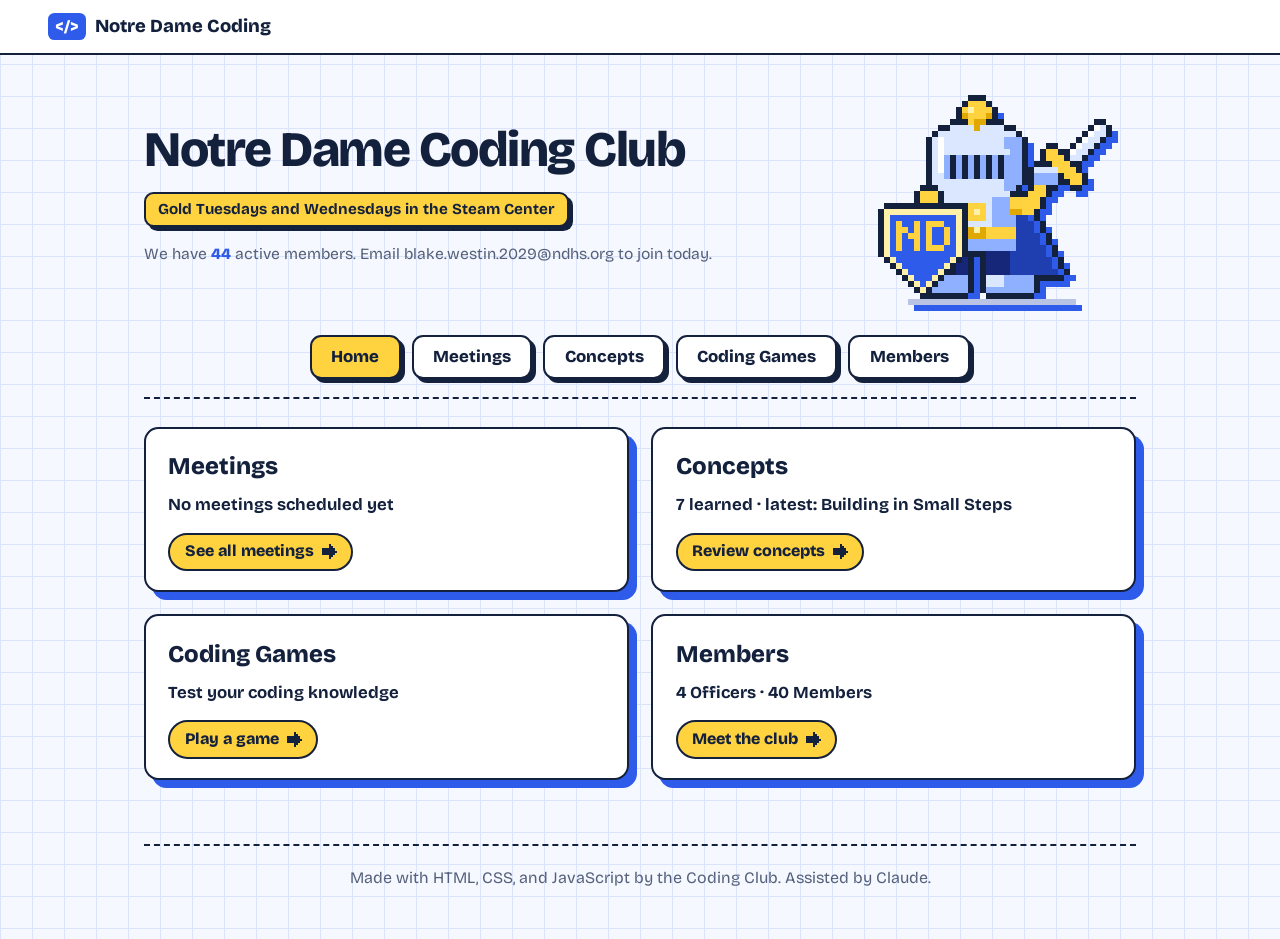
<file: index.html>
<!DOCTYPE html>
<html lang="en">
<head>
  <meta charset="utf-8">
  <meta name="viewport" content="width=device-width, initial-scale=1">
  <title>Coding Club</title>
  <meta name="description" content="Our school's coding club. Built by its members.">
  <link rel="preconnect" href="https://fonts.googleapis.com">
  <link rel="preconnect" href="https://fonts.gstatic.com" crossorigin>
  <link href="https://fonts.googleapis.com/css2?family=Bricolage+Grotesque:opsz,wght@12..96,400;12..96,600;12..96,800&display=swap" rel="stylesheet">
  <link rel="icon" href="data:image/svg+xml,<svg xmlns=%22http://www.w3.org/2000/svg%22 viewBox=%220 0 100 100%22><text y=%22.9em%22 font-size=%2290%22>💻</text></svg>">
  <link rel="stylesheet" href="style.css">
  <link rel="stylesheet" href="games.css">
</head>
<body>
  <header class="top">
    <a class="brand" href="#home">Coding Club</a>
  </header>

  <main>
    <section class="hero">
      <div class="hero-text">
        <h1>Notre Dame Coding Club</h1>
        <p class="when" id="when"></p>
        <p class="join">We have <span id="member-count">many</span> active members. Email blake.westin.2029@ndhs.org to join today.</p>
      </div>
      <!-- Club mascot: pixel-art knight (4:3) -->
      <svg class="mascot" viewBox="0 0 48 36" shape-rendering="crispEdges" role="img" aria-label="Pixel-art knight raising a sword and holding a shield, the club mascot">
        <path fill="#14213d" d="M20 0h3v1h-3zM19 1h1v1h-1zM23 1h1v1h-1zM18 2h1v1h-1zM24 2h1v1h-1zM18 3h1v1h-1zM24 3h1v1h-1zM17 4h3v1h-3zM23 4h3v1h-3zM41 4h2v1h-2zM15 5h2v1h-2zM26 5h2v1h-2zM40 5h1v1h-1zM43 5h1v1h-1zM14 6h1v1h-1zM28 6h1v1h-1zM39 6h1v1h-1zM43 6h1v1h-1zM13 7h1v1h-1zM29 7h1v1h-1zM38 7h1v1h-1zM42 7h1v1h-1zM13 8h1v1h-1zM29 8h1v1h-1zM33 8h2v1h-2zM37 8h1v1h-1zM41 8h1v1h-1zM13 9h1v1h-1zM29 9h1v1h-1zM32 9h1v1h-1zM35 9h2v1h-2zM40 9h1v1h-1zM13 10h1v1h-1zM17 10h1v1h-1zM19 10h1v1h-1zM21 10h1v1h-1zM23 10h1v1h-1zM25 10h1v1h-1zM29 10h1v1h-1zM32 10h1v1h-1zM36 10h1v1h-1zM39 10h1v1h-1zM13 11h1v1h-1zM17 11h1v1h-1zM19 11h1v1h-1zM21 11h1v1h-1zM23 11h1v1h-1zM25 11h1v1h-1zM29 11h1v1h-1zM31 11h3v1h-3zM37 11h2v1h-2zM13 12h1v1h-1zM17 12h1v1h-1zM19 12h1v1h-1zM21 12h1v1h-1zM23 12h1v1h-1zM25 12h1v1h-1zM29 12h2v1h-2zM38 12h1v1h-1zM13 13h1v1h-1zM17 13h1v1h-1zM19 13h1v1h-1zM21 13h1v1h-1zM23 13h1v1h-1zM25 13h1v1h-1zM29 13h2v1h-2zM35 13h1v1h-1zM39 13h1v1h-1zM13 14h1v1h-1zM29 14h2v1h-2zM35 14h2v1h-2zM39 14h1v1h-1zM12 15h3v1h-3zM28 15h1v1h-1zM30 15h1v1h-1zM33 15h2v1h-2zM37 15h2v1h-2zM11 16h1v1h-1zM15 16h1v1h-1zM27 16h3v1h-3zM33 16h1v1h-1zM11 17h1v1h-1zM15 17h1v1h-1zM32 17h1v1h-1zM6 18h14v1h-14zM32 18h1v1h-1zM5 19h1v1h-1zM19 19h1v1h-1zM31 19h1v1h-1zM5 20h1v1h-1zM19 20h1v1h-1zM31 20h1v1h-1zM5 21h1v1h-1zM19 21h1v1h-1zM32 21h1v1h-1zM5 22h1v1h-1zM19 22h1v1h-1zM32 22h1v1h-1zM5 23h1v1h-1zM19 23h1v1h-1zM33 23h1v1h-1zM5 24h1v1h-1zM19 24h1v1h-1zM33 24h1v1h-1zM5 25h1v1h-1zM19 25h1v1h-1zM34 25h1v1h-1zM5 26h1v1h-1zM19 26h4v1h-4zM34 26h1v1h-1zM6 27h1v1h-1zM18 27h1v1h-1zM20 27h1v1h-1zM22 27h1v1h-1zM35 27h1v1h-1zM7 28h1v1h-1zM17 28h1v1h-1zM20 28h1v1h-1zM22 28h1v1h-1zM35 28h1v1h-1zM8 29h1v1h-1zM16 29h2v1h-2zM20 29h1v1h-1zM22 29h1v1h-1zM36 29h1v1h-1zM9 30h1v1h-1zM15 30h1v1h-1zM20 30h1v1h-1zM22 30h1v1h-1zM31 30h5v1h-5zM10 31h1v1h-1zM14 31h1v1h-1zM20 31h1v1h-1zM22 31h1v1h-1zM31 31h1v1h-1zM11 32h1v1h-1zM13 32h1v1h-1zM20 32h1v1h-1zM22 32h1v1h-1zM31 32h1v1h-1zM12 33h8v1h-8zM23 33h8v1h-8z"/><path fill="#ffd23f" d="M20 1h3v1h-3zM19 2h1v1h-1zM21 2h3v1h-3zM20 3h3v1h-3zM20 4h1v1h-1zM33 9h2v1h-2zM33 10h3v1h-3zM34 11h3v1h-3zM35 12h3v1h-3zM36 13h3v1h-3zM37 14h2v1h-2zM31 15h2v1h-2zM12 16h3v1h-3zM30 16h3v1h-3zM12 17h3v1h-3zM27 17h5v1h-5zM20 18h3v1h-3zM27 18h5v1h-5zM20 19h1v1h-1zM22 19h1v1h-1zM29 19h2v1h-2zM20 20h3v1h-3zM8 21h1v1h-1zM11 21h1v1h-1zM13 21h3v1h-3zM8 22h2v1h-2zM11 22h1v1h-1zM13 22h1v1h-1zM16 22h1v1h-1zM23 22h5v1h-5zM8 23h1v1h-1zM10 23h2v1h-2zM13 23h1v1h-1zM16 23h1v1h-1zM23 23h5v1h-5zM8 24h1v1h-1zM11 24h1v1h-1zM13 24h1v1h-1zM16 24h1v1h-1zM8 25h1v1h-1zM11 25h1v1h-1zM13 25h3v1h-3z"/><path fill="#fff1a8" d="M20 2h1v1h-1zM6 19h13v1h-13zM21 19h1v1h-1zM6 20h1v1h-1zM18 20h1v1h-1zM6 21h1v1h-1zM18 21h1v1h-1zM6 22h1v1h-1zM18 22h1v1h-1zM21 22h1v1h-1zM6 23h1v1h-1zM18 23h1v1h-1zM6 24h1v1h-1zM18 24h1v1h-1zM6 25h1v1h-1zM18 25h1v1h-1zM6 26h1v1h-1zM18 26h1v1h-1zM7 27h1v1h-1zM17 27h1v1h-1zM8 28h1v1h-1zM16 28h1v1h-1zM9 29h1v1h-1zM15 29h1v1h-1zM10 30h1v1h-1zM14 30h1v1h-1zM11 31h1v1h-1zM13 31h1v1h-1zM12 32h1v1h-1z"/><path fill="#e0a800" d="M19 3h1v1h-1zM23 3h1v1h-1zM21 4h2v1h-2zM21 5h1v1h-1zM27 19h2v1h-2zM20 22h1v1h-1zM22 22h1v1h-1zM20 23h3v1h-3z"/><path fill="#dbe6ff" d="M17 5h4v1h-4zM22 5h4v1h-4zM42 5h1v1h-1zM15 6h13v1h-13zM41 6h2v1h-2zM14 7h1v1h-1zM16 7h10v1h-10zM40 7h2v1h-2zM14 8h1v1h-1zM16 8h10v1h-10zM39 8h2v1h-2zM14 9h1v1h-1zM16 9h11v1h-11zM38 9h2v1h-2zM14 10h1v1h-1zM37 10h2v1h-2zM14 11h1v1h-1zM14 12h1v1h-1zM31 12h4v1h-4zM14 13h2v1h-2zM14 14h12v1h-12zM15 15h11v1h-11zM16 16h11v1h-11zM16 17h8v1h-8zM23 18h1v1h-1zM23 19h1v1h-1zM23 20h1v1h-1zM20 21h4v1h-4zM23 30h3v1h-3zM23 31h3v1h-3z"/><path fill="#ffffff" d="M41 5h1v1h-1zM40 6h1v1h-1zM15 7h1v1h-1zM39 7h1v1h-1zM15 8h1v1h-1zM38 8h1v1h-1zM15 9h1v1h-1zM37 9h1v1h-1zM15 10h1v1h-1zM15 11h1v1h-1zM15 12h1v1h-1z"/><path fill="#8fb0ff" d="M26 7h3v1h-3zM26 8h3v1h-3zM27 9h2v1h-2zM16 10h1v1h-1zM18 10h1v1h-1zM20 10h1v1h-1zM22 10h1v1h-1zM24 10h1v1h-1zM26 10h3v1h-3zM16 11h1v1h-1zM18 11h1v1h-1zM20 11h1v1h-1zM22 11h1v1h-1zM24 11h1v1h-1zM26 11h3v1h-3zM16 12h1v1h-1zM18 12h1v1h-1zM20 12h1v1h-1zM22 12h1v1h-1zM24 12h1v1h-1zM26 12h3v1h-3zM16 13h1v1h-1zM18 13h1v1h-1zM20 13h1v1h-1zM22 13h1v1h-1zM24 13h1v1h-1zM26 13h3v1h-3zM31 13h4v1h-4zM26 14h3v1h-3zM31 14h4v1h-4zM26 15h2v1h-2zM24 17h3v1h-3zM24 18h3v1h-3zM24 19h3v1h-3zM24 20h4v1h-4zM24 21h4v1h-4zM20 24h8v1h-8zM20 25h8v1h-8zM16 30h4v1h-4zM26 30h5v1h-5zM15 31h5v1h-5zM26 31h5v1h-5zM14 32h6v1h-6zM23 32h8v1h-8z"/><path fill="#2f5bea" d="M7 20h11v1h-11zM30 20h1v1h-1zM7 21h1v1h-1zM9 21h2v1h-2zM12 21h1v1h-1zM16 21h2v1h-2zM31 21h1v1h-1zM7 22h1v1h-1zM10 22h1v1h-1zM12 22h1v1h-1zM14 22h2v1h-2zM17 22h1v1h-1zM31 22h1v1h-1zM7 23h1v1h-1zM9 23h1v1h-1zM12 23h1v1h-1zM14 23h2v1h-2zM17 23h1v1h-1zM32 23h1v1h-1zM7 24h1v1h-1zM9 24h2v1h-2zM12 24h1v1h-1zM14 24h2v1h-2zM17 24h1v1h-1zM32 24h1v1h-1zM7 25h1v1h-1zM9 25h2v1h-2zM12 25h1v1h-1zM16 25h2v1h-2zM33 25h1v1h-1zM7 26h11v1h-11zM33 26h1v1h-1zM8 27h9v1h-9zM34 27h1v1h-1zM9 28h7v1h-7zM34 28h1v1h-1zM10 29h5v1h-5zM35 29h1v1h-1zM11 30h3v1h-3zM12 31h1v1h-1z"/><path fill="#1f3fb0" d="M28 20h2v1h-2zM28 21h3v1h-3zM28 22h3v1h-3zM28 23h4v1h-4zM28 24h4v1h-4zM28 25h5v1h-5zM27 26h6v1h-6zM27 27h7v1h-7zM27 28h7v1h-7zM27 29h8v1h-8z"/><path fill="#16277a" d="M23 26h4v1h-4zM19 27h1v1h-1zM23 27h4v1h-4zM18 28h2v1h-2zM23 28h4v1h-4zM18 29h2v1h-2zM23 29h4v1h-4z"/><path fill="#b9c4e4" d="M10 34h28v1h-28z"/>
      </svg>
      <!-- <img src="images/athletics_monogram1-removebg-preview.png" alt="Club members at a meeting" class="hero-img"> -->
    </section>

    <!-- Tabs: script.js shows one section at a time. Links like #games open that tab. -->
    <div class="tabbar" role="tablist" aria-label="Sections">
      <button type="button" role="tab" id="tab-home" data-tab="home" aria-controls="home">Home</button>
      <button type="button" role="tab" id="tab-meetings" data-tab="meetings" aria-controls="meetings">Meetings</button>
      <button type="button" role="tab" id="tab-concepts" data-tab="concepts" aria-controls="concepts">Concepts</button>
      <button type="button" role="tab" id="tab-games" data-tab="games" aria-controls="games">Coding Games</button>
      <button type="button" role="tab" id="tab-members" data-tab="members" aria-controls="members">Members</button>
    </div>

    <section id="home" role="tabpanel" aria-labelledby="tab-home">
      <!-- Preview cards, built by script.js from data.js -->
      <div class="home-cards" id="home-cards"></div>
    </section>

    <section id="meetings" role="tabpanel" aria-labelledby="meetings-h">
      <h2 id="meetings-h">Meetings</h2>
      <ul class="meetings" id="meeting-list"></ul>
    </section>

    <section id="concepts" role="tabpanel" aria-labelledby="concepts-h">
      <h2 id="concepts-h">Concepts</h2>
      <!-- Built from the "concept" and "learned" lines on each meeting in data.js -->
      <ul class="concept-list" id="concept-list"></ul>
    </section>

    <section id="games" role="tabpanel" aria-labelledby="games-h">
      <h2 id="games-h">Coding Games</h2>

      <!-- To add a new game later, copy a whole .game block and give it its own part of games.js. -->

      <!-- ===== Booleans ===== -->
      <div class="game">
        <div id="bool-idle" class="game-row">
          <h3 class="game-title">Booleans:</h3>
          <button type="button" class="btn" id="bool-start">Practice</button>
        </div>

        <!-- Pick a difficulty (goes away once you choose) -->
        <div id="bool-pick" hidden>
          <p class="game-ask">Select a difficulty</p>
          <div class="diff-row">
            <button type="button" class="btn diff-easy" data-diff="easy">Easy</button>
            <button type="button" class="btn diff-normal" data-diff="normal">Normal</button>
            <button type="button" class="btn diff-medium" data-diff="medium">Medium</button>
            <button type="button" class="btn diff-hard" data-diff="hard">Hard</button>
            <button type="button" class="btn btn-ghost" id="bool-cancel">Back</button>
          </div>
          <label class="toggle">
            <input type="checkbox" id="bool-numbers" role="switch" checked>
            <span class="track"></span>
            <span>Number Booleans</span>
          </label>
        </div>

        <!-- The game -->
        <div id="bool-play" hidden>
          <div class="game-row">
            <div class="expr" id="bool-expr" aria-live="polite"></div>
            <div class="answers">
              <button type="button" class="ans" id="bool-true">True</button>
              <button type="button" class="ans" id="bool-false">False</button>
            </div>
          </div>
          <div class="timer" id="bool-timer" hidden><div class="timer-fill" id="bool-timer-fill"></div></div>
          <div class="bar">
            <span class="badge" id="bool-badge"></span>
            <button type="button" class="btn btn-explain" id="bool-explain">Explain</button>
            <button type="button" class="btn" id="bool-next" hidden>Next question</button>
            <button type="button" class="btn btn-ghost" id="bool-stop">Stop</button>
            <span class="stats" id="bool-stats"></span>
          </div>
          <div class="explain-box" id="bool-box" hidden></div>
        </div>
      </div>

      <!-- ===== HTML Tags ===== -->
      <div class="game">
        <div id="tag-idle" class="game-row">
          <h3 class="game-title">HTML Tags:</h3>
          <button type="button" class="btn" id="tag-start">Practice</button>
        </div>

        <div id="tag-pick" hidden>
          <p class="game-ask">Select a difficulty</p>
          <div class="diff-row">
            <button type="button" class="btn diff-easy" data-diff="easy">Easy</button>
            <button type="button" class="btn diff-normal" data-diff="normal">Normal</button>
            <button type="button" class="btn diff-hard" data-diff="hard">Hard</button>
            <button type="button" class="btn btn-ghost" id="tag-cancel">Back</button>
          </div>
        </div>

        <div id="tag-play" hidden>
          <p class="game-ask">Which tag does this?</p>
          <div class="prompt" id="tag-prompt" aria-live="polite"></div>
          <div class="choices" id="tag-choices"></div>
          <div class="explain-box" id="tag-box" hidden></div>
          <div class="bar">
            <span class="badge" id="tag-badge"></span>
            <button type="button" class="btn" id="tag-next" hidden>Next question</button>
            <button type="button" class="btn btn-ghost" id="tag-stop">Stop</button>
            <span class="stats" id="tag-stats"></span>
          </div>
        </div>
      </div>

      <!-- ===== Flexbox ===== -->
      <div class="game">
        <div id="flex-idle" class="game-row">
          <h3 class="game-title">Flexbox:</h3>
          <button type="button" class="btn" id="flex-start">Practice</button>
        </div>

        <div id="flex-pick" hidden>
          <p class="game-ask">Select a difficulty</p>
          <div class="diff-row">
            <button type="button" class="btn diff-easy" data-diff="easy">Easy</button>
            <button type="button" class="btn diff-normal" data-diff="normal">Normal</button>
            <button type="button" class="btn diff-hard" data-diff="hard">Hard</button>
            <button type="button" class="btn btn-ghost" id="flex-cancel">Back</button>
          </div>
        </div>

        <div id="flex-play" hidden>
          <p class="game-ask" id="flex-ask"></p>
          <div class="boards" id="flex-boards">
            <div>
              <p class="board-label">Target</p>
              <div class="stage" id="flex-target"><span class="box">1</span><span class="box">2</span><span class="box">3</span></div>
            </div>
            <div id="flex-yours-wrap" hidden>
              <p class="board-label">Yours</p>
              <div class="stage" id="flex-yours"><span class="box">1</span><span class="box">2</span><span class="box">3</span></div>
            </div>
          </div>
          <!-- Easy and Normal: click a value to answer -->
          <div class="choices" id="flex-quick"></div>
          <!-- Hard: set both properties, then Submit -->
          <div id="flex-build" hidden>
            <div class="css-line" id="flex-css"></div>
            <div class="prop-row"><span class="prop-name">justify-content:</span><div class="choices" id="flex-j"></div></div>
            <div class="prop-row"><span class="prop-name">align-items:</span><div class="choices" id="flex-a"></div></div>
            <button type="button" class="btn submit" id="flex-submit">Submit</button>
          </div>
          <div class="explain-box" id="flex-box" hidden></div>
          <div class="bar">
            <span class="badge" id="flex-badge"></span>
            <button type="button" class="btn" id="flex-next" hidden>Next question</button>
            <button type="button" class="btn btn-ghost" id="flex-stop">Stop</button>
            <span class="stats" id="flex-stats"></span>
          </div>
        </div>
      </div>
    </section>

    <section id="members" role="tabpanel" aria-labelledby="members-h">
      <h2 id="members-h">Members</h2>
      <ul class="wall" id="member-list"></ul>
    </section>
  </main>

  <footer>
  <p>Made with HTML, CSS, and JavaScript by the Coding Club. Assisted by Claude.</p>
  </footer>

  <script src="data.js"></script>
  <script src="script.js"></script>
  <script src="games.js"></script>
</body>
</html>
</file>
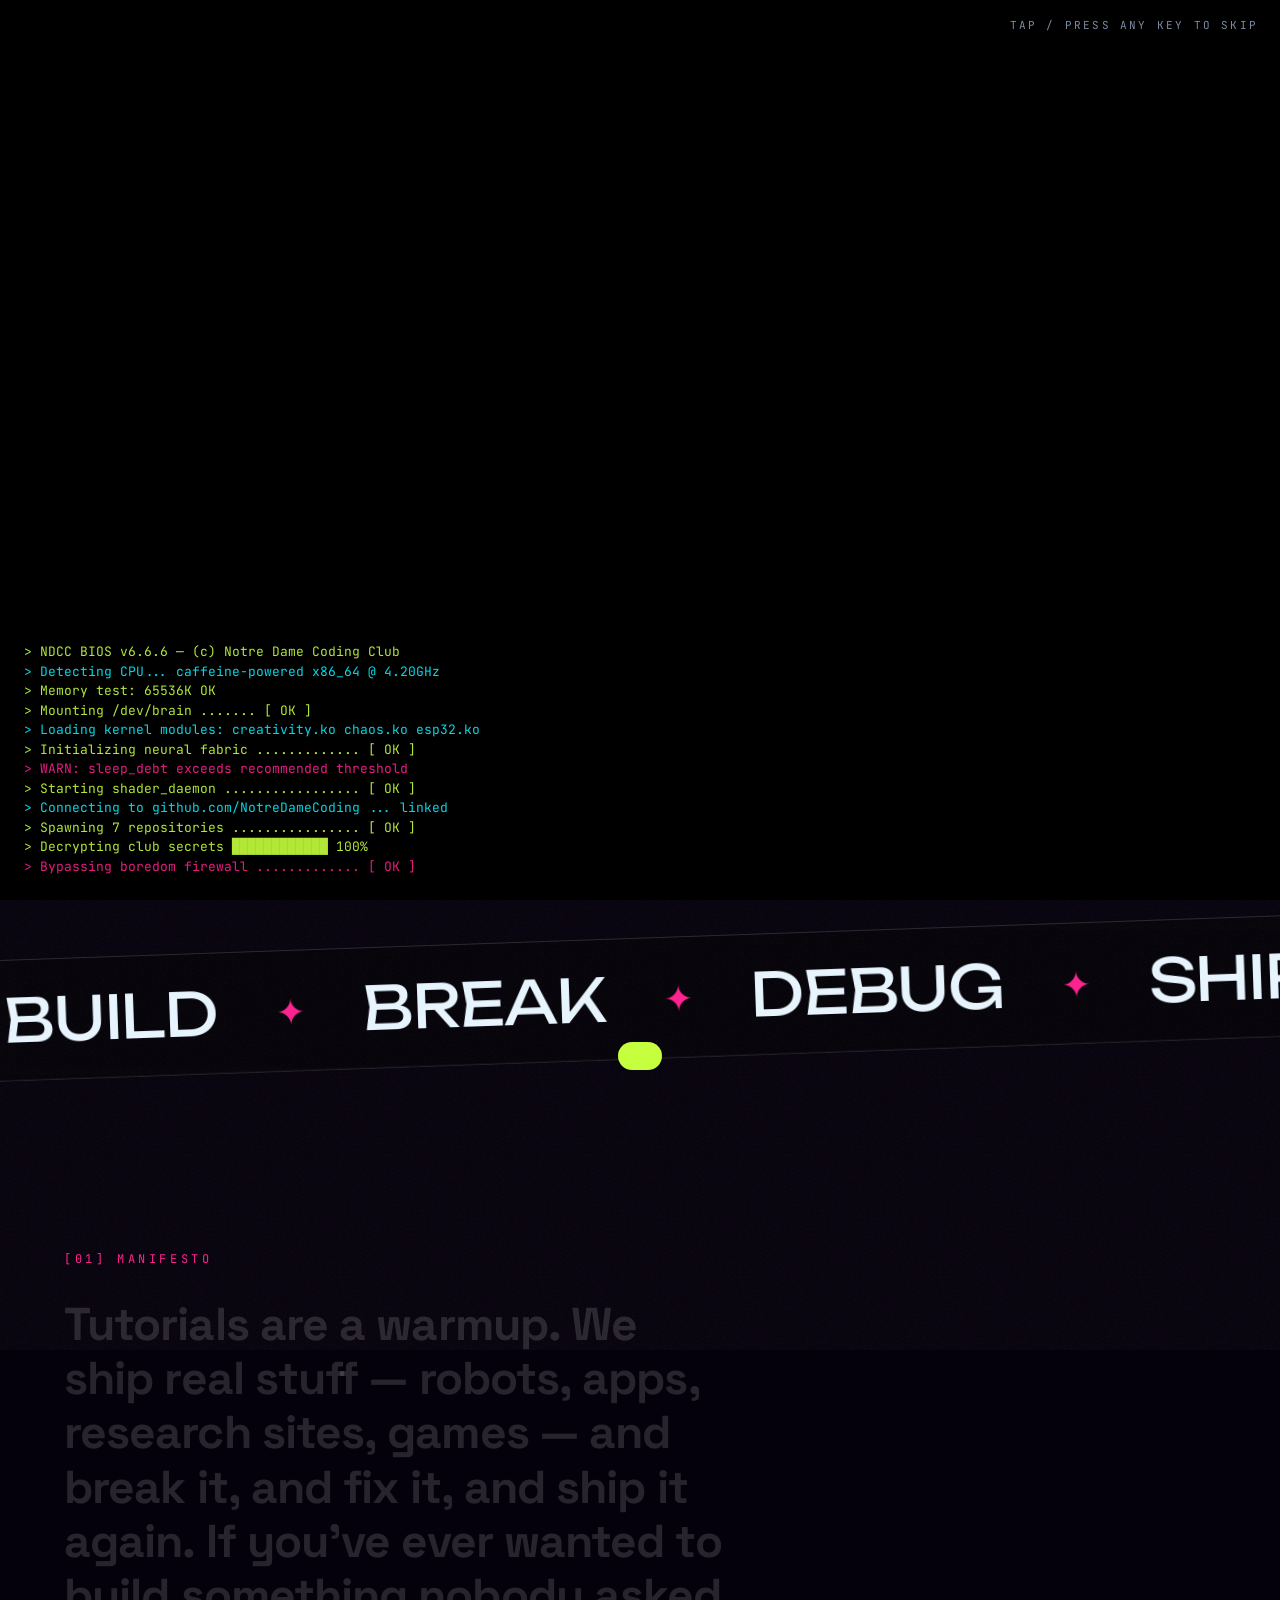
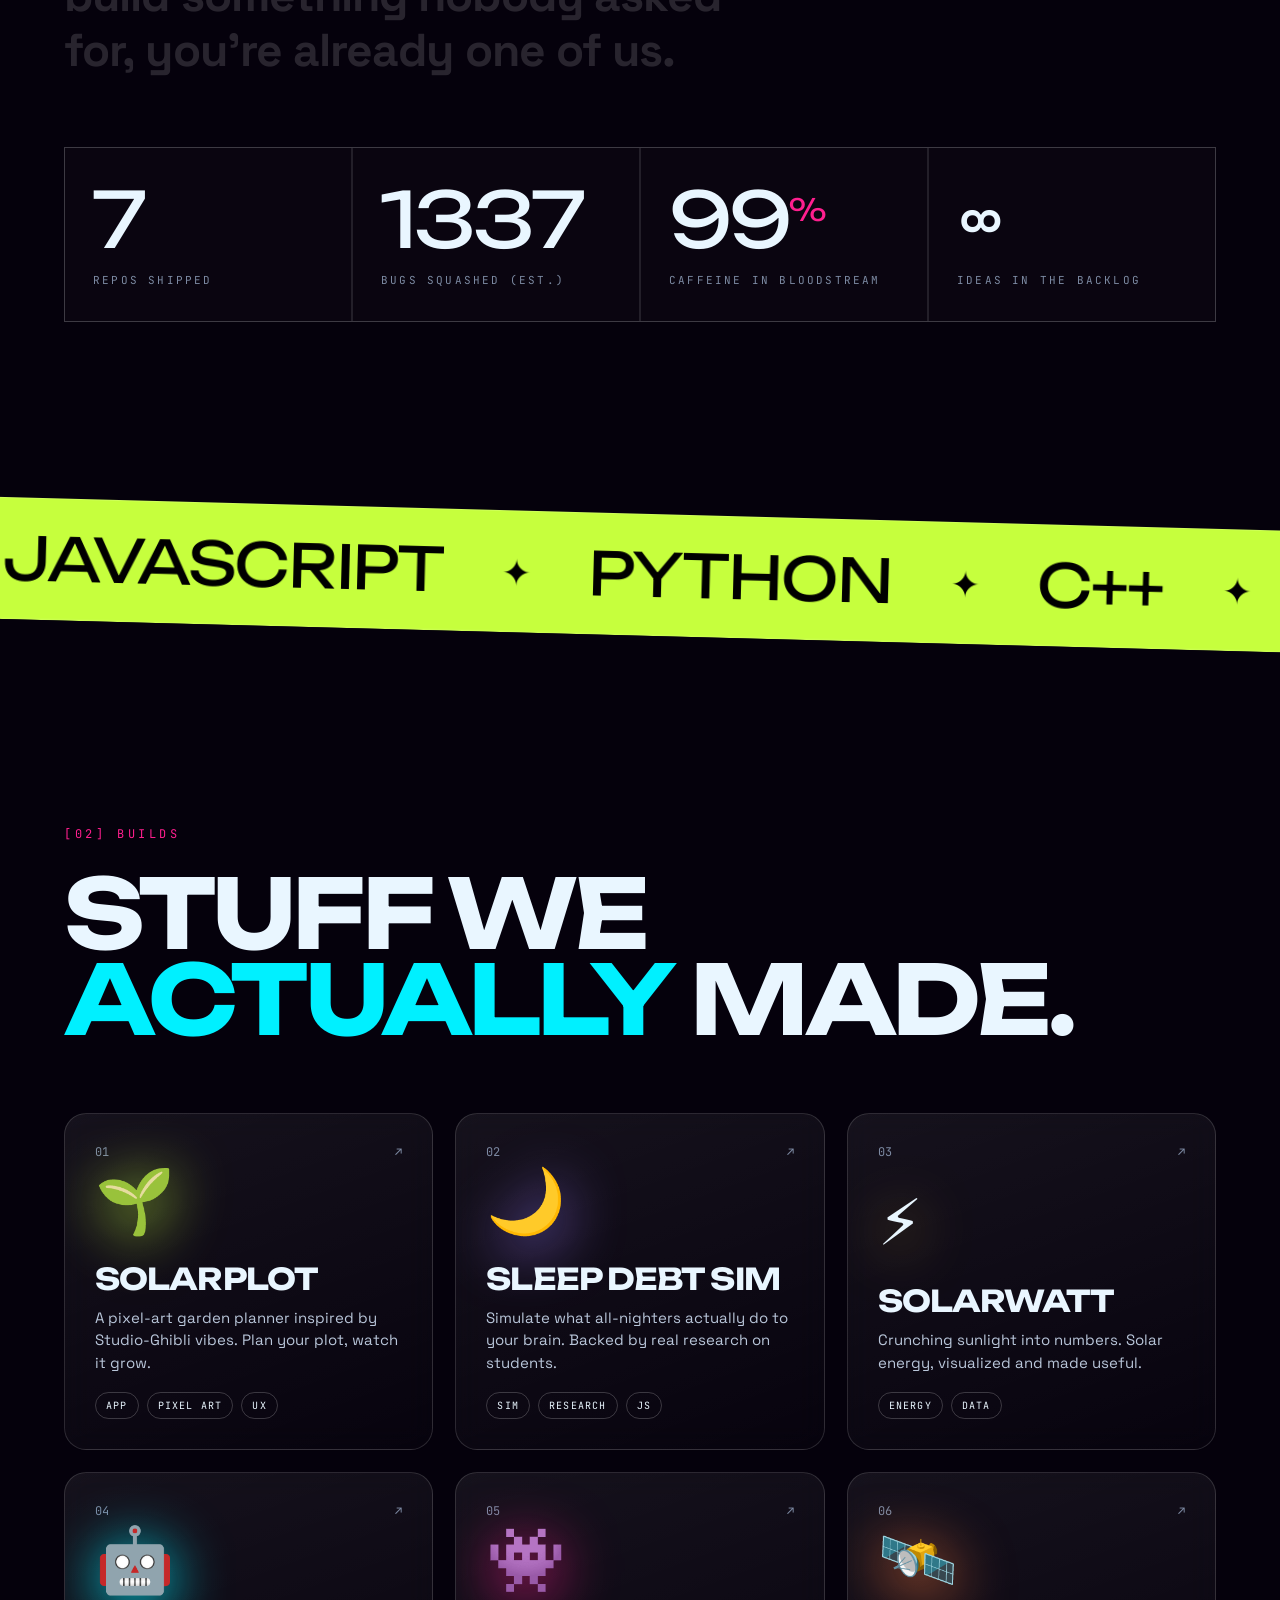
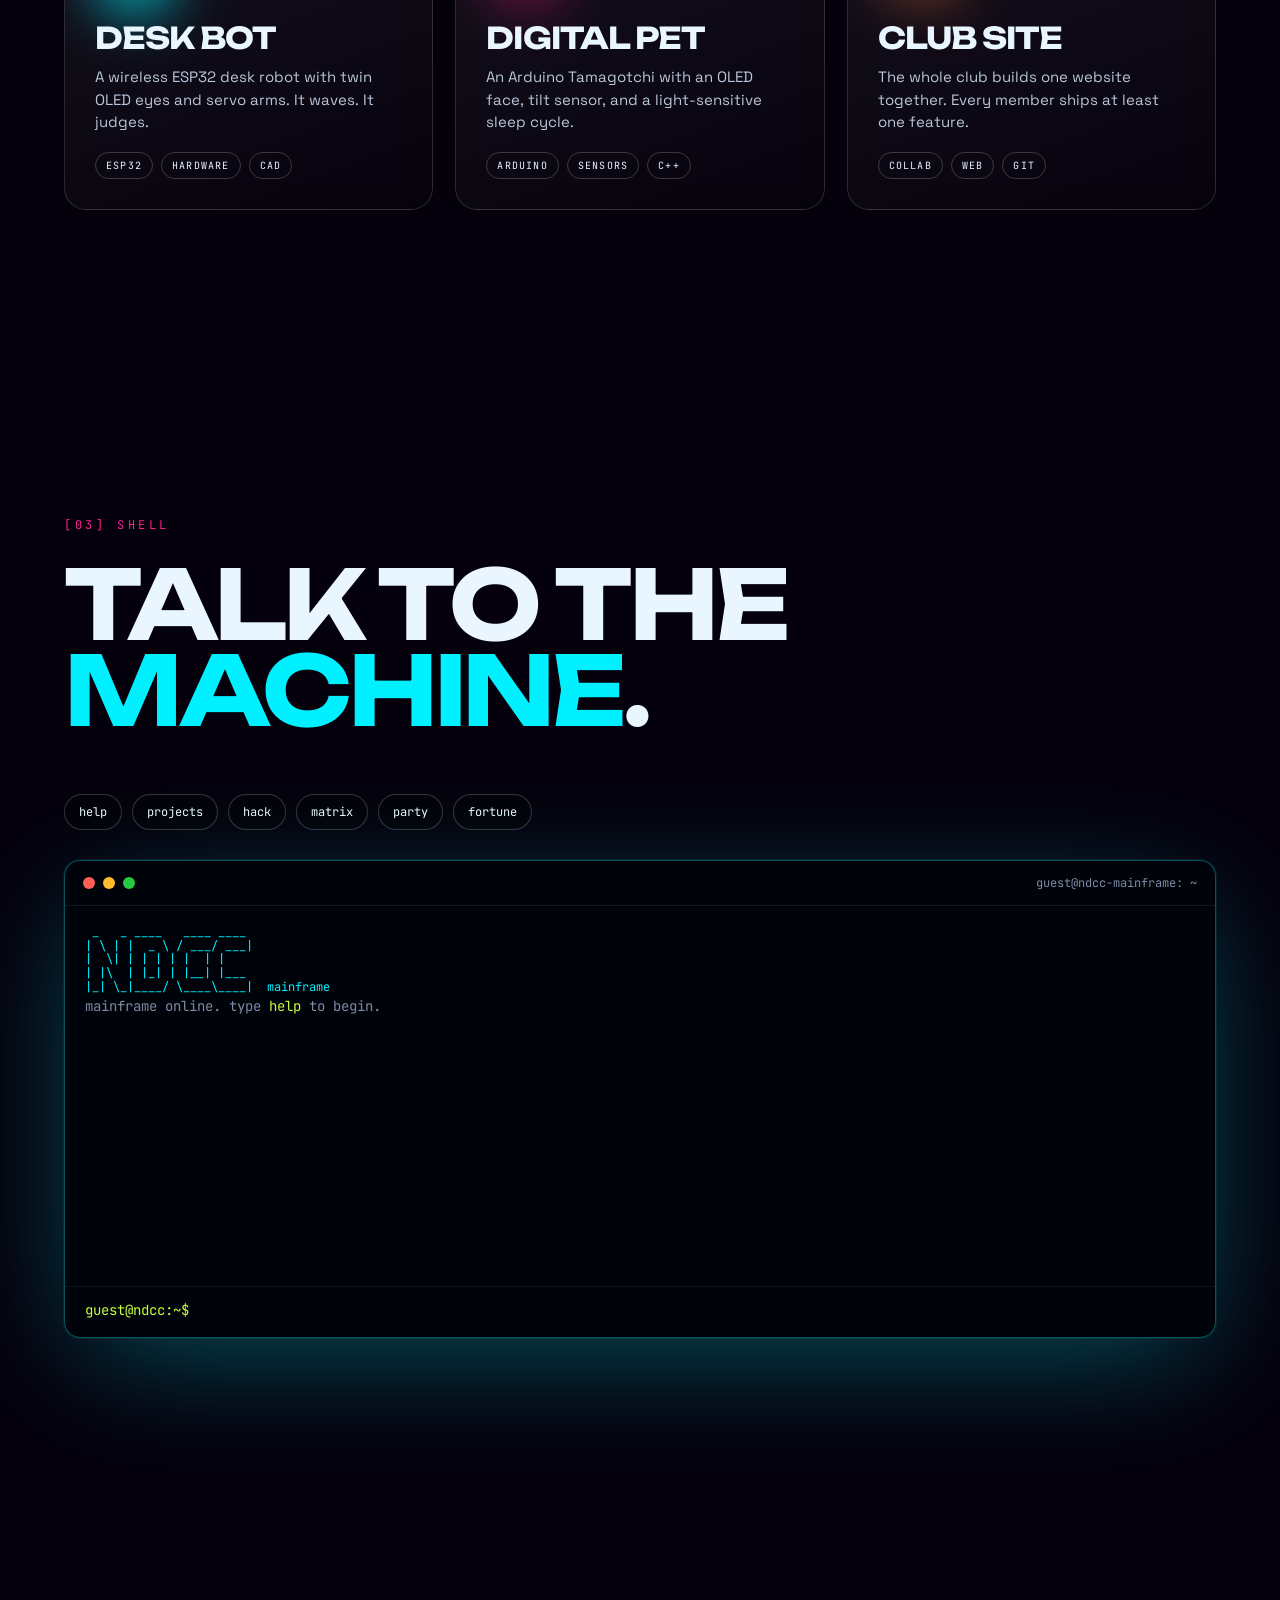
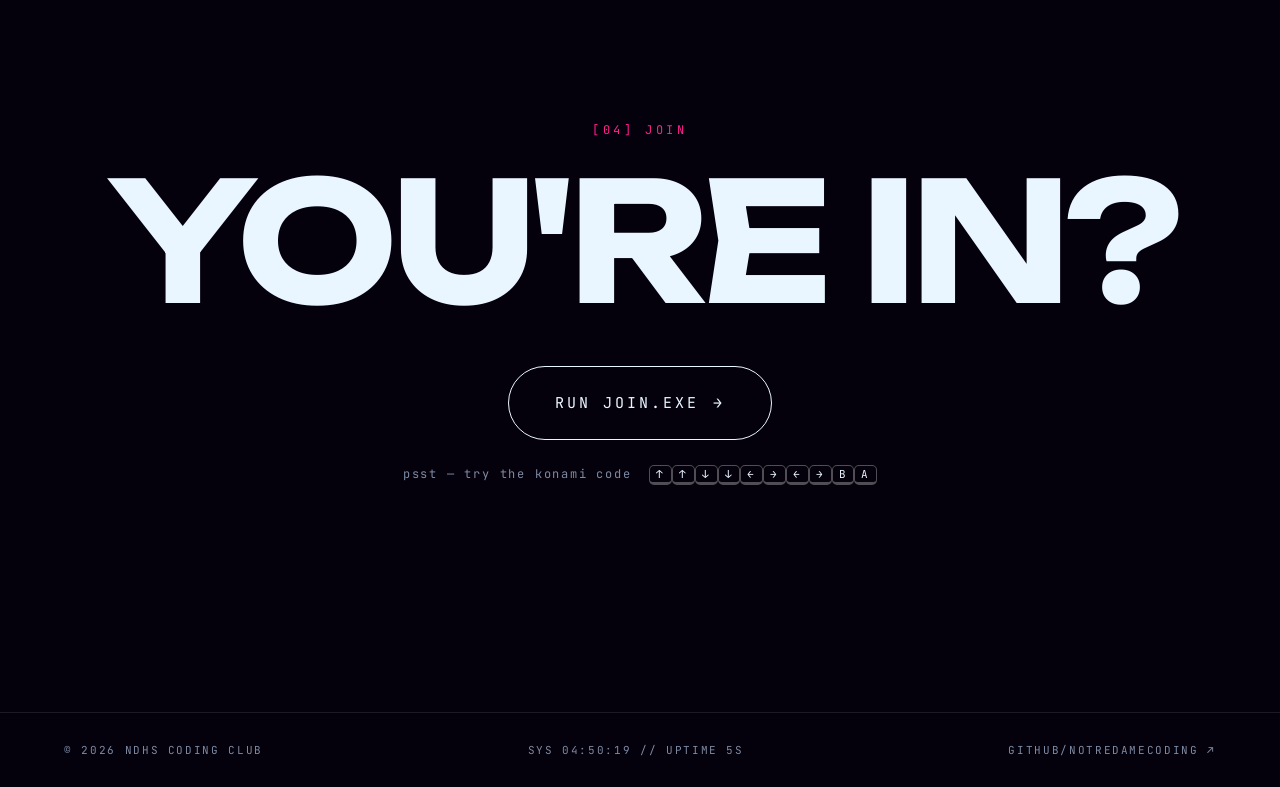
<file: mainframe/index.html>
<!DOCTYPE html>
<html lang="en">
<head>
<meta charset="UTF-8">
<meta name="viewport" content="width=device-width, initial-scale=1.0">
<title>NDHS CODING CLUB // MAINFRAME</title>
<meta name="description" content="Notre Dame Coding Club. We build things that shouldn't exist yet.">
<link rel="preconnect" href="https://fonts.googleapis.com">
<link rel="preconnect" href="https://fonts.gstatic.com" crossorigin>
<link href="https://fonts.googleapis.com/css2?family=Space+Grotesk:wght@400;700&family=JetBrains+Mono:wght@400;700;800&family=Unbounded:wght@800;900&display=swap" rel="stylesheet">
<style>
:root{
  --bg:#05010c; --cyan:#00f0ff; --pink:#ff1f8f; --lime:#c6ff3d; --ink:#e9f6ff; --dim:#7d8aa3;
  --mono:'JetBrains Mono',ui-monospace,monospace; --disp:'Unbounded','Space Grotesk',sans-serif; --sans:'Space Grotesk',system-ui,sans-serif;
}
*{box-sizing:border-box;margin:0;padding:0}
html{scroll-behavior:smooth}
body{background:var(--bg);color:var(--ink);font-family:var(--sans);overflow-x:hidden;-webkit-font-smoothing:antialiased}
body.locked{overflow:hidden}
::selection{background:var(--pink);color:#000}
a{color:inherit;text-decoration:none}

/* ---------- background layers ---------- */
#gl{position:fixed;inset:0;width:100%;height:100%;z-index:-3;display:block}
#matrix{position:fixed;inset:0;z-index:-1;pointer-events:none;opacity:0;transition:opacity .6s}
#matrix.on{opacity:.85}
.scan{position:fixed;inset:0;z-index:50;pointer-events:none;
  background:repeating-linear-gradient(0deg,rgba(0,0,0,.18) 0 1px,transparent 1px 3px);mix-blend-mode:multiply}
.vignette{position:fixed;inset:0;z-index:-2;pointer-events:none;background:radial-gradient(ellipse at center,transparent 40%,rgba(0,0,0,.75))}
.noise{position:fixed;inset:-50%;z-index:51;pointer-events:none;opacity:.06;
  background-image:url("data:image/svg+xml,%3Csvg xmlns='http://www.w3.org/2000/svg' width='200' height='200'%3E%3Cfilter id='n'%3E%3CfeTurbulence type='fractalNoise' baseFrequency='.9' numOctaves='3'/%3E%3C/filter%3E%3Crect width='100%25' height='100%25' filter='url(%23n)'/%3E%3C/svg%3E");
  animation:grain 1s steps(6) infinite}
@keyframes grain{0%{transform:translate(0,0)}20%{transform:translate(-5%,3%)}40%{transform:translate(4%,-6%)}60%{transform:translate(-3%,7%)}80%{transform:translate(6%,2%)}100%{transform:translate(0,0)}}

/* ---------- cursor ---------- */
.cur,.cur-dot{position:fixed;top:0;left:0;pointer-events:none;z-index:9999;border-radius:50%;mix-blend-mode:difference}
.cur{width:38px;height:38px;border:1.5px solid #fff;margin:-19px 0 0 -19px;transition:width .25s,height .25s,margin .25s,background .25s}
.cur-dot{width:6px;height:6px;background:#fff;margin:-3px 0 0 -3px}
.cur.big{width:84px;height:84px;margin:-42px 0 0 -42px;background:#fff}
@media (hover:none){.cur,.cur-dot{display:none}}
@media (hover:hover){body,a,button{cursor:none}}

/* ---------- boot ---------- */
#boot{position:fixed;inset:0;z-index:10000;background:#000;font-family:var(--mono);font-size:13px;color:var(--lime);
  padding:24px;overflow:hidden;display:flex;flex-direction:column;justify-content:flex-end}
#boot .ln{white-space:pre;opacity:.9;line-height:1.5}
#boot .ln.w{color:var(--pink)} #boot .ln.c{color:var(--cyan)}
#boot .grant{position:absolute;inset:0;display:flex;align-items:center;justify-content:center;font-family:var(--disp);
  font-size:clamp(28px,7vw,90px);color:#fff;opacity:0;letter-spacing:-.02em;text-align:center}
#boot.out{animation:bootout .7s cubic-bezier(.7,0,.3,1) forwards}
@keyframes bootout{0%{clip-path:inset(0 0 0 0)}100%{clip-path:inset(50% 0 50% 0)}}
.skip{position:absolute;top:18px;right:22px;color:var(--dim);font-size:11px;letter-spacing:.2em}

/* ---------- nav ---------- */
nav{position:fixed;top:0;left:0;right:0;z-index:100;display:flex;justify-content:space-between;align-items:center;
  padding:18px clamp(16px,4vw,48px);font-family:var(--mono);font-size:12px;letter-spacing:.15em;text-transform:uppercase;mix-blend-mode:difference}
nav .logo{font-weight:800;font-size:14px}
nav .logo b{color:var(--cyan)}
nav ul{display:flex;gap:clamp(12px,3vw,36px);list-style:none}
nav li a{position:relative;padding:4px 0}
nav li a::after{content:'';position:absolute;left:0;bottom:0;height:1px;width:0;background:currentColor;transition:width .3s}
nav li a:hover::after{width:100%}
.live{display:inline-block;width:8px;height:8px;border-radius:50%;background:var(--lime);margin-right:8px;box-shadow:0 0 12px var(--lime);animation:pulse 1.4s infinite}
@keyframes pulse{50%{opacity:.25}}
@media(max-width:640px){nav ul{display:none}h1.mega{font-size:23vw}}

/* ---------- hero ---------- */
.hero{min-height:100svh;display:flex;flex-direction:column;justify-content:center;padding:120px clamp(16px,5vw,72px) 60px;position:relative}
.tag{font-family:var(--mono);font-size:12px;letter-spacing:.3em;color:var(--cyan);text-transform:uppercase;margin-bottom:22px;display:flex;align-items:center;gap:12px}
.tag::before{content:'';width:42px;height:1px;background:var(--cyan)}
h1.mega{font-family:var(--disp);font-weight:900;font-size:clamp(56px,15.5vw,250px);line-height:.92;letter-spacing:-.055em;text-transform:uppercase;user-select:none}
h1.mega .row{display:block;overflow:hidden;padding:.06em .04em .02em;margin:-.03em -.04em}
h1.mega .row span{display:inline-block;transform:translateY(110%);transition:transform 1.1s cubic-bezier(.16,1,.3,1)}
body.ready h1.mega .row span{transform:none}
h1.mega .row:nth-child(2) span{transition-delay:.12s}
h1.mega .outline{-webkit-text-stroke:2px var(--ink);color:transparent}
h1.mega .grad{background:linear-gradient(90deg,var(--cyan),var(--pink),var(--lime),var(--cyan));background-size:300% 100%;
  -webkit-background-clip:text;background-clip:text;color:transparent;animation:flow 6s linear infinite}
@keyframes flow{to{background-position:300% 0}}
.glitch{position:relative}
.glitch::before,.glitch::after{content:attr(data-t);position:absolute;inset:0;opacity:0}
.glitch:hover::before{opacity:.8;color:var(--cyan);-webkit-text-fill-color:var(--cyan);transform:translate(-6px,2px);clip-path:inset(10% 0 55% 0);animation:gl1 .35s steps(2) infinite}
.glitch:hover::after{opacity:.8;color:var(--pink);-webkit-text-fill-color:var(--pink);transform:translate(6px,-2px);clip-path:inset(60% 0 5% 0);animation:gl2 .3s steps(2) infinite}
@keyframes gl1{50%{clip-path:inset(40% 0 20% 0);transform:translate(4px,-3px)}}
@keyframes gl2{50%{clip-path:inset(5% 0 70% 0);transform:translate(-5px,3px)}}
.sub{margin-top:36px;display:flex;flex-wrap:wrap;gap:24px 60px;align-items:flex-end;justify-content:space-between}
.sub p{max-width:440px;font-size:clamp(16px,1.6vw,20px);line-height:1.5;color:#c8d6ea}
.sub p .type{color:var(--lime);font-family:var(--mono)}
.caret{display:inline-block;width:.55em;height:1.05em;background:var(--lime);vertical-align:-2px;animation:pulse .9s steps(1) infinite}
.btn{position:relative;display:inline-flex;align-items:center;gap:14px;padding:20px 34px;border:1px solid var(--ink);border-radius:999px;
  font-family:var(--mono);font-size:13px;letter-spacing:.2em;text-transform:uppercase;overflow:hidden;transition:color .4s;background:none;color:var(--ink)}
.btn::before{content:'';position:absolute;inset:0;background:var(--lime);transform:translateY(101%);transition:transform .45s cubic-bezier(.7,0,.3,1);z-index:-1}
.btn:hover{color:#000;border-color:var(--lime)} .btn:hover::before{transform:none}
.btn .arr{transition:transform .4s} .btn:hover .arr{transform:translateX(6px) rotate(-45deg)}
.scroll-hint{position:absolute;bottom:28px;left:50%;transform:translateX(-50%);font-family:var(--mono);font-size:10px;letter-spacing:.3em;color:var(--dim);display:flex;flex-direction:column;align-items:center;gap:10px}
.scroll-hint i{width:1px;height:46px;background:linear-gradient(var(--cyan),transparent);animation:drip 1.8s infinite}
@keyframes drip{0%{transform:scaleY(0);transform-origin:top}50%{transform:scaleY(1);transform-origin:top}51%{transform-origin:bottom}100%{transform:scaleY(0);transform-origin:bottom}}

/* ---------- marquee ---------- */
.marq{border-block:1px solid rgba(255,255,255,.15);background:rgba(0,0,0,.45);backdrop-filter:blur(6px);overflow:hidden;padding:22px 0;transform:rotate(-2deg) scale(1.04);margin:40px 0}
.marq.alt{transform:rotate(1.5deg) scale(1.04);background:var(--lime);color:#000}
.marq .track{display:flex;width:max-content;animation:marq 28s linear infinite;font-family:var(--disp);font-size:clamp(28px,4.5vw,60px);text-transform:uppercase;letter-spacing:-.02em}
.marq.alt .track{animation-direction:reverse;animation-duration:22s}
.marq .track span{padding:0 28px;display:flex;align-items:center;gap:56px}
.marq .track span::after{content:'✦';color:var(--pink);font-size:.6em}
.marq.alt .track span::after{color:#000}
@keyframes marq{to{transform:translateX(-50%)}}

/* ---------- sections ---------- */
section{padding:clamp(80px,12vw,160px) clamp(16px,5vw,72px);position:relative}
.label{font-family:var(--mono);font-size:12px;letter-spacing:.3em;color:var(--pink);text-transform:uppercase;margin-bottom:28px}
h2{font-family:var(--disp);font-size:clamp(40px,7.5vw,110px);line-height:.9;letter-spacing:-.045em;text-transform:uppercase;max-width:14ch}
h2 em{font-style:normal;color:var(--cyan)}
.reveal{opacity:0;transform:translateY(60px);transition:opacity 1s,transform 1s cubic-bezier(.16,1,.3,1)}
.reveal.in{opacity:1;transform:none}

/* manifesto */
.manifesto{font-size:clamp(24px,3.6vw,52px);line-height:1.18;font-weight:700;letter-spacing:-.02em;max-width:22ch;margin-top:30px}
.manifesto .w{color:rgba(255,255,255,.14);transition:color .3s}
.manifesto .w.lit{color:var(--ink)}
.manifesto .w.hot{color:var(--lime)}

/* stats */
.stats{display:grid;grid-template-columns:repeat(auto-fit,minmax(200px,1fr));gap:2px;margin-top:70px;background:rgba(255,255,255,.12);border:1px solid rgba(255,255,255,.12)}
.stat{background:rgba(5,1,12,.82);padding:34px 28px;backdrop-filter:blur(10px)}
.stat .n{font-family:var(--disp);font-size:clamp(48px,6vw,84px);line-height:1;letter-spacing:-.04em}
.stat .n sup{font-size:.4em;color:var(--pink)}
.stat .d{font-family:var(--mono);font-size:11px;letter-spacing:.2em;text-transform:uppercase;color:var(--dim);margin-top:14px}

/* projects */
.grid{display:grid;grid-template-columns:repeat(auto-fit,minmax(min(100%,330px),1fr));gap:22px;margin-top:70px;perspective:1200px}
.card{position:relative;border:1px solid rgba(255,255,255,.14);border-radius:22px;padding:30px;min-height:330px;display:flex;flex-direction:column;
  background:linear-gradient(160deg,rgba(255,255,255,.07),rgba(255,255,255,.01));backdrop-filter:blur(14px);transform-style:preserve-3d;
  transition:transform .15s ease-out,border-color .3s;overflow:hidden}
.card:hover{border-color:var(--c,var(--cyan))}
.card .glow{position:absolute;width:340px;height:340px;border-radius:50%;background:radial-gradient(circle,var(--c,var(--cyan)),transparent 65%);
  opacity:0;transition:opacity .3s;pointer-events:none;transform:translate(-50%,-50%);left:var(--mx,50%);top:var(--my,50%);mix-blend-mode:screen;filter:blur(10px)}
.card:hover .glow{opacity:.35}
.card .idx{font-family:var(--mono);font-size:12px;color:var(--dim);display:flex;justify-content:space-between;transform:translateZ(30px)}
.card .ico{font-size:64px;margin:auto 0 18px;transform:translateZ(70px);filter:drop-shadow(0 10px 30px var(--c,var(--cyan)))}
.card h3{font-family:var(--disp);font-size:30px;letter-spacing:-.03em;text-transform:uppercase;transform:translateZ(50px)}
.card p{color:#b9c6da;margin-top:10px;line-height:1.5;font-size:15px;transform:translateZ(35px)}
.card .chips{display:flex;flex-wrap:wrap;gap:8px;margin-top:18px;transform:translateZ(25px)}
.chip{font-family:var(--mono);font-size:10px;letter-spacing:.12em;text-transform:uppercase;padding:6px 10px;border:1px solid rgba(255,255,255,.2);border-radius:99px}

/* terminal */
.term-wrap{margin-top:60px;display:grid;grid-template-columns:1fr;gap:30px}
.term{border:1px solid rgba(0,240,255,.35);border-radius:16px;background:rgba(0,4,10,.88);backdrop-filter:blur(12px);
  box-shadow:0 0 0 1px rgba(0,240,255,.08),0 30px 120px -20px rgba(0,240,255,.35);overflow:hidden;font-family:var(--mono);font-size:14px}
.term .bar{display:flex;align-items:center;gap:8px;padding:14px 18px;border-bottom:1px solid rgba(255,255,255,.08);color:var(--dim);font-size:12px}
.term .bar i{width:12px;height:12px;border-radius:50%;background:#ff5f57}.term .bar i:nth-child(2){background:#febc2e}.term .bar i:nth-child(3){background:#28c840}
.term .bar span{margin-left:auto}
.term .out{height:380px;overflow-y:auto;padding:20px;line-height:1.65;color:#cfe;scrollbar-width:thin;scrollbar-color:var(--cyan) transparent}
.term .out .p{color:var(--lime)} .term .out .e{color:var(--pink)} .term .out .c{color:var(--cyan)} .term .out .d{color:var(--dim)}
.term .out pre{font-family:inherit;white-space:pre;line-height:1.15;color:var(--cyan);font-size:12px}
.term .in{display:flex;gap:10px;padding:14px 20px 18px;border-top:1px solid rgba(255,255,255,.06)}
.term .in label{color:var(--lime);white-space:nowrap}
.term input{flex:1;background:none;border:none;outline:none;color:#fff;font:inherit;caret-color:var(--lime);min-width:0}
.quick{display:flex;flex-wrap:wrap;gap:10px}
.quick button{font-family:var(--mono);font-size:12px;padding:9px 14px;border-radius:99px;border:1px solid rgba(255,255,255,.2);background:rgba(0,0,0,.4);color:var(--ink);transition:.2s}
.quick button:hover{background:var(--cyan);color:#000;border-color:var(--cyan)}

/* join */
.join{text-align:center;padding-block:clamp(120px,18vw,240px)}
.join h2{margin:0 auto;max-width:none;font-size:clamp(54px,13vw,210px)}
.join .btn{margin-top:50px;font-size:15px;padding:26px 46px}
.join .hint{margin-top:26px;font-family:var(--mono);font-size:12px;color:var(--dim);letter-spacing:.15em}
kbd{font-family:var(--mono);border:1px solid rgba(255,255,255,.3);border-bottom-width:3px;border-radius:5px;padding:1px 6px;font-size:11px;color:var(--ink)}

footer{padding:30px clamp(16px,5vw,72px);display:flex;flex-wrap:wrap;gap:14px;justify-content:space-between;font-family:var(--mono);font-size:11px;letter-spacing:.15em;color:var(--dim);text-transform:uppercase;border-top:1px solid rgba(255,255,255,.1)}

/* god mode / meltdown */
body.god{animation:hue 2s linear infinite}
@keyframes hue{to{filter:hue-rotate(360deg)}}
body.melt main{animation:shake .08s infinite}
@keyframes shake{0%{transform:translate(2px,-3px) skew(.5deg)}50%{transform:translate(-3px,2px) skew(-.8deg)}100%{transform:translate(1px,3px)}}
.toast{position:fixed;left:50%;bottom:30px;transform:translate(-50%,200px);z-index:500;background:var(--lime);color:#000;font-family:var(--mono);font-weight:800;
  padding:14px 22px;border-radius:99px;letter-spacing:.1em;font-size:13px;transition:transform .5s cubic-bezier(.16,1,.3,1);white-space:nowrap}
.toast.show{transform:translate(-50%,0)}
.spark{position:fixed;z-index:400;pointer-events:none;font-family:var(--mono);font-weight:800;font-size:18px}
@media (prefers-reduced-motion:reduce){*{animation-duration:.001s!important;transition-duration:.001s!important}}
</style>
</head>
<body class="locked">

<canvas id="gl"></canvas>
<canvas id="matrix"></canvas>
<div class="vignette"></div>
<div class="scan"></div>
<div class="noise"></div>
<div class="cur"></div><div class="cur-dot"></div>
<div class="toast" id="toast"></div>

<div id="boot">
  <div class="skip">TAP / PRESS ANY KEY TO SKIP</div>
  <div id="bootlog"></div>
  <div class="grant" id="grant">ACCESS GRANTED</div>
</div>

<nav>
  <a href="#top" class="logo"><span class="live"></span>NDCC<b>://</b>MAINFRAME</a>
  <ul>
    <li><a href="#about" data-scramble>Manifesto</a></li>
    <li><a href="#builds" data-scramble>Builds</a></li>
    <li><a href="#shell" data-scramble>Shell</a></li>
    <li><a href="#join" data-scramble>Join</a></li>
  </ul>
</nav>

<main id="top">
  <header class="hero">
    <div class="tag">Notre Dame Coding Club // est. 2026</div>
    <h1 class="mega">
      <span class="row"><span class="glitch outline" data-t="CODE">CODE</span></span>
      <span class="row"><span class="glitch grad" data-t="CLUB">CLUB</span><span style="color:var(--pink)">.</span></span>
    </h1>
    <div class="sub">
      <p>We build things that shouldn't exist yet. <br><span class="type" id="typer"></span><span class="caret"></span></p>
      <a href="#shell" class="btn magnet">Jack in <span class="arr">→</span></a>
    </div>
    <div class="scroll-hint">SCROLL<i></i></div>
  </header>

  <div class="marq"><div class="track" id="m1"></div></div>

  <section id="about">
    <div class="label">[01] Manifesto</div>
    <p class="manifesto" id="manifesto">Tutorials are a warmup. We ship real stuff — robots, apps, research sites, games — and break it, and fix it, and ship it again. If you've ever wanted to build something nobody asked for, you're already one of us.</p>
    <div class="stats">
      <div class="stat reveal"><div class="n" data-count="7">0</div><div class="d">Repos shipped</div></div>
      <div class="stat reveal"><div class="n" data-count="1337">0</div><div class="d">Bugs squashed (est.)</div></div>
      <div class="stat reveal"><div class="n" data-count="99"><sup>%</sup></div><div class="d">Caffeine in bloodstream</div></div>
      <div class="stat reveal"><div class="n">∞</div><div class="d">Ideas in the backlog</div></div>
    </div>
  </section>

  <div class="marq alt"><div class="track" id="m2"></div></div>

  <section id="builds">
    <div class="label">[02] Builds</div>
    <h2 class="reveal">Stuff we <em>actually</em> made.</h2>
    <div class="grid" id="grid"></div>
  </section>

  <section id="shell">
    <div class="label">[03] Shell</div>
    <h2 class="reveal">Talk to the <em>machine</em>.</h2>
    <div class="term-wrap reveal">
      <div class="quick" id="quick"></div>
      <div class="term">
        <div class="bar"><i></i><i></i><i></i><span>guest@ndcc-mainframe: ~</span></div>
        <div class="out" id="out"></div>
        <form class="in" id="form" autocomplete="off"><label>guest@ndcc:~$</label><input id="cmd" spellcheck="false" autocapitalize="off" aria-label="terminal input"></form>
      </div>
    </div>
  </section>

  <section class="join" id="join">
    <div class="label">[04] Join</div>
    <h2 class="reveal"><span class="glitch grad" data-t="YOU'RE IN?">YOU'RE IN?</span></h2>
    <button class="btn magnet" id="joinBtn">Run join.exe <span class="arr">→</span></button>
    <div class="hint">psst — try the konami code &nbsp;<kbd>↑</kbd><kbd>↑</kbd><kbd>↓</kbd><kbd>↓</kbd><kbd>←</kbd><kbd>→</kbd><kbd>←</kbd><kbd>→</kbd><kbd>B</kbd><kbd>A</kbd></div>
  </section>
</main>

<footer>
  <span>© 2026 NDHS Coding Club</span>
  <span id="clock">--:--:--</span>
  <a href="https://github.com/NotreDameCoding" target="_blank" rel="noopener">github/NotreDameCoding ↗</a>
</footer>

<script>
(()=>{
const $=s=>document.querySelector(s), $$=s=>[...document.querySelectorAll(s)];
const rnd=(a,b)=>a+Math.random()*(b-a);
const GLYPHS='!<>-_\\/[]{}—=+*^?#01アイウエオカキクケコ';
let god=0;

/* ================= WEBGL BACKGROUND ================= */
const cv=$('#gl'), gl=cv.getContext('webgl');
const mouse={x:innerWidth/2,y:innerHeight/2,tx:innerWidth/2,ty:innerHeight/2};
if(gl){
  const vs=`attribute vec2 p;void main(){gl_Position=vec4(p,0,1);}`;
  const fs=`precision highp float;uniform vec2 r;uniform float t;uniform vec2 m;uniform float g;uniform float s;
  float h(vec2 p){return fract(sin(dot(p,vec2(127.1,311.7)))*43758.5453);}
  float n(vec2 p){vec2 i=floor(p),f=fract(p);f=f*f*(3.-2.*f);return mix(mix(h(i),h(i+vec2(1,0)),f.x),mix(h(i+vec2(0,1)),h(i+vec2(1,1)),f.x),f.y);}
  float fbm(vec2 p){float v=0.,a=.5;for(int i=0;i<5;i++){v+=a*n(p);p=p*2.03+vec2(1.7,9.2);a*=.5;}return v;}
  vec3 hue(vec3 c,float a){const vec3 k=vec3(.57735);float ca=cos(a);return c*ca+cross(k,c)*sin(a)+k*dot(k,c)*(1.-ca);}
  void main(){
    vec2 uv=(gl_FragCoord.xy-.5*r)/r.y, mm=(m-.5*r)/r.y;
    float d=length(uv-mm);
    uv+=(uv-mm)*.22*exp(-d*4.);
    uv.y+=s*.00025;
    float T=t*(1.+g*3.);
    vec2 q=vec2(fbm(uv*1.6+T*.04),fbm(uv*1.6+vec2(5.2,1.3)-T*.05));
    vec2 w=vec2(fbm(uv*1.6+4.*q+vec2(1.7,9.2)+T*.07),fbm(uv*1.6+4.*q+vec2(8.3,2.8)-T*.06));
    float f=fbm(uv*1.6+4.*w);
    vec3 c=mix(vec3(.01,0.,.04),vec3(0.,.75,.95),clamp(f*f*1.8,0.,1.));
    c=mix(c,vec3(1.,.08,.55),clamp(length(q)*.7-.2,0.,1.)*.75);
    c=mix(c,vec3(.75,1.,.2),clamp(w.y*w.y*.9-.25,0.,1.)*.45);
    c*=f*f*1.5;
    // perspective grid floor
    vec2 gp=gl_FragCoord.xy/r; float hz=.34;
    if(gp.y<hz){float z=hz/(hz-gp.y+.001); vec2 g2=vec2((gp.x-.5)*z*2.,z+T*.6);
      vec2 gl2=abs(fract(g2*2.)-.5)/fwidth(g2*2.); float ln=1.-min(min(gl2.x,gl2.y),1.);
      c+=vec3(1.,.1,.6)*ln*smoothstep(0.,hz,gp.y)*.55*clamp(1.-s/900.,0.,1.);}
    c+=vec3(0.,.9,1.)*.12*exp(-d*6.);
    c=mix(c,hue(c,T*2.),g);
    gl_FragColor=vec4(c*.85,1.);
  }`;
  gl.getExtension('OES_standard_derivatives');
  const fsx='#extension GL_OES_standard_derivatives : enable\n'+fs;
  const sh=(t,src)=>{const o=gl.createShader(t);gl.shaderSource(o,src);gl.compileShader(o);if(!gl.getShaderParameter(o,gl.COMPILE_STATUS))console.warn(gl.getShaderInfoLog(o));return o};
  const pr=gl.createProgram();gl.attachShader(pr,sh(gl.VERTEX_SHADER,vs));gl.attachShader(pr,sh(gl.FRAGMENT_SHADER,fsx));gl.linkProgram(pr);gl.useProgram(pr);
  const b=gl.createBuffer();gl.bindBuffer(gl.ARRAY_BUFFER,b);gl.bufferData(gl.ARRAY_BUFFER,new Float32Array([-1,-1,3,-1,-1,3]),gl.STATIC_DRAW);
  const loc=gl.getAttribLocation(pr,'p');gl.enableVertexAttribArray(loc);gl.vertexAttribPointer(loc,2,gl.FLOAT,false,0,0);
  const U={r:gl.getUniformLocation(pr,'r'),t:gl.getUniformLocation(pr,'t'),m:gl.getUniformLocation(pr,'m'),g:gl.getUniformLocation(pr,'g'),s:gl.getUniformLocation(pr,'s')};
  const DPR=Math.min(devicePixelRatio,1.5)*.6;
  const size=()=>{cv.width=innerWidth*DPR;cv.height=innerHeight*DPR;gl.viewport(0,0,cv.width,cv.height)};size();addEventListener('resize',size);
  let gs=0;
  const loop=now=>{
    mouse.x+=(mouse.tx-mouse.x)*.08;mouse.y+=(mouse.ty-mouse.y)*.08;gs+=(god-gs)*.05;
    gl.uniform2f(U.r,cv.width,cv.height);gl.uniform1f(U.t,now/1000);gl.uniform2f(U.m,mouse.x*DPR,(innerHeight-mouse.y)*DPR);
    gl.uniform1f(U.g,gs);gl.uniform1f(U.s,scrollY);gl.drawArrays(gl.TRIANGLES,0,3);requestAnimationFrame(loop)};
  requestAnimationFrame(loop);
}

/* ================= CURSOR ================= */
const cur=$('.cur'),dot=$('.cur-dot');let cx=0,cy=0;
addEventListener('pointermove',e=>{mouse.tx=e.clientX;mouse.ty=e.clientY;dot.style.transform=`translate(${e.clientX}px,${e.clientY}px)`});
(function cl(){cx+=(mouse.tx-cx)*.18;cy+=(mouse.ty-cy)*.18;cur.style.transform=`translate(${cx}px,${cy}px)`;requestAnimationFrame(cl)})();
document.addEventListener('pointerover',e=>{if(e.target.closest('a,button,.card,.glitch'))cur.classList.add('big')});
document.addEventListener('pointerout',e=>{if(e.target.closest('a,button,.card,.glitch'))cur.classList.remove('big')});

/* magnetic buttons */
$$('.magnet').forEach(b=>{
  b.addEventListener('pointermove',e=>{const r=b.getBoundingClientRect();b.style.transform=`translate(${(e.clientX-r.left-r.width/2)*.3}px,${(e.clientY-r.top-r.height/2)*.4}px)`});
  b.addEventListener('pointerleave',()=>b.style.transform='');
});

/* ================= BOOT ================= */
const bootLines=[
 ['NDCC BIOS v6.6.6 — (c) Notre Dame Coding Club',''],['Detecting CPU... caffeine-powered x86_64 @ 4.20GHz','c'],
 ['Memory test: 65536K OK',''],['Mounting /dev/brain ....... [ OK ]',''],['Loading kernel modules: creativity.ko chaos.ko esp32.ko','c'],
 ['Initializing neural fabric ............. [ OK ]',''],['WARN: sleep_debt exceeds recommended threshold','w'],
 ['Starting shader_daemon ................. [ OK ]',''],['Connecting to github.com/NotreDameCoding ... linked','c'],
 ['Spawning 7 repositories ................ [ OK ]',''],['Decrypting club secrets ████████████ 100%',''],
 ['Bypassing boredom firewall ............. [ OK ]','w'],['All systems nominal. Welcome, operator.','c']];
const log=$('#bootlog');let skipped=false,bi=0;
function bootStep(){
  if(skipped)return;
  if(bi<bootLines.length){const d=document.createElement('div');d.className='ln '+bootLines[bi][1];d.textContent='> '+bootLines[bi][0];log.appendChild(d);bi++;setTimeout(bootStep,rnd(60,190));}
  else grant();
}
function grant(){
  const g=$('#grant');g.style.opacity=1;log.style.opacity=0;scrambleTo(g,'ACCESS GRANTED',600);
  setTimeout(finishBoot,900);
}
function finishBoot(){
  if(finishBoot.done)return;finishBoot.done=1;
  $('#boot').classList.add('out');document.body.classList.remove('locked');
  setTimeout(()=>{$('#boot').remove();document.body.classList.add('ready');typer()},650);
}
const skip=()=>{if(!skipped){skipped=true;finishBoot()}};
addEventListener('keydown',skip,{once:true});$('#boot').addEventListener('pointerdown',skip);
setTimeout(bootStep,250);

/* ================= TEXT SCRAMBLE ================= */
function scrambleTo(el,text,dur=500){
  const start=performance.now();
  (function f(now){const p=Math.min((now-start)/dur,1);let o='';
    for(let i=0;i<text.length;i++){o+= i<p*text.length||text[i]===' '?text[i]:GLYPHS[Math.random()*GLYPHS.length|0]}
    el.textContent=o;if(p<1)requestAnimationFrame(f)})(start);
}
$$('[data-scramble]').forEach(a=>{const t=a.textContent;a.addEventListener('pointerenter',()=>scrambleTo(a,t,350))});

/* ================= TYPER ================= */
const phrases=['> robots that wave back','> apps that grow gardens','> sims for sleep-deprived brains','> websites like this one','> whatever you dream up next'];
function typer(){
  const el=$('#typer');let pi=0,ci=0,del=false;
  (function t(){const s=phrases[pi];el.textContent=s.slice(0,ci);
    if(!del&&ci<s.length){ci++;setTimeout(t,rnd(35,80))}
    else if(!del){del=true;setTimeout(t,1600)}
    else if(ci>0){ci--;setTimeout(t,22)}
    else{del=false;pi=(pi+1)%phrases.length;setTimeout(t,300)}})();
}

/* ================= MARQUEES ================= */
const fill=(id,words)=>{const html=words.map(w=>`<span>${w}</span>`).join('');$(id).innerHTML=html+html};
fill('#m1',['Build','Break','Debug','Ship','Repeat','No tutorials','Only projects']);
fill('#m2',['JavaScript','Python','C++','Arduino','ESP32','WebGL','React','Whatever works']);

/* ================= MANIFESTO WORD LIGHT ================= */
const man=$('#manifesto');const hot=['ship','break','fix','robots,','apps,','games','us.'];
man.innerHTML=man.textContent.split(' ').map(w=>`<span class="w${hot.includes(w.toLowerCase())?' h':''}">${w}</span>`).join(' ');
const words=[...man.querySelectorAll('.w')];
function lightWords(){const r=man.getBoundingClientRect();const p=Math.min(Math.max((innerHeight*.85-r.top)/(r.height+innerHeight*.35),0),1);
  const k=Math.floor(p*words.length*1.05);words.forEach((w,i)=>{w.classList.toggle('lit',i<k);w.classList.toggle('hot',i<k&&w.classList.contains('h'))})}
addEventListener('scroll',lightWords,{passive:true});lightWords();

/* ================= REVEAL + COUNTERS ================= */
const io=new IntersectionObserver(es=>es.forEach(e=>{if(!e.isIntersecting)return;e.target.classList.add('in');
  const n=e.target.querySelector('[data-count]');if(n&&!n.done){n.done=1;const to=+n.dataset.count,sup=n.querySelector('sup');const st=performance.now();
    (function f(now){const p=Math.min((now-st)/1600,1),v=Math.round(to*(1-Math.pow(1-p,4)));n.textContent=v;if(sup)n.appendChild(sup);if(p<1)requestAnimationFrame(f)})(st)}
  io.unobserve(e.target)}),{threshold:.2});

/* ================= PROJECTS ================= */
const projects=[
 {n:'SolarPlot',i:'🌱',c:'#c6ff3d',d:'A pixel-art garden planner inspired by Studio-Ghibli vibes. Plan your plot, watch it grow.',t:['App','Pixel art','UX'],u:'https://github.com/NotreDameCoding/SolarPlot'},
 {n:'Sleep Debt Sim',i:'🌙',c:'#9a7bff',d:'Simulate what all-nighters actually do to your brain. Backed by real research on students.',t:['Sim','Research','JS'],u:'https://github.com/NotreDameCoding/sleep-debt-sim'},
 {n:'SolarWatt',i:'⚡',c:'#ffd23d',d:'Crunching sunlight into numbers. Solar energy, visualized and made useful.',t:['Energy','Data'],u:'https://github.com/NotreDameCoding/SolarWatt'},
 {n:'Desk Bot',i:'🤖',c:'#00f0ff',d:'A wireless ESP32 desk robot with twin OLED eyes and servo arms. It waves. It judges.',t:['ESP32','Hardware','CAD'],u:'https://github.com/NotreDameCoding'},
 {n:'Digital Pet',i:'👾',c:'#ff1f8f',d:'An Arduino Tamagotchi with an OLED face, tilt sensor, and a light-sensitive sleep cycle.',t:['Arduino','Sensors','C++'],u:'https://github.com/NotreDameCoding'},
 {n:'Club Site',i:'🛰️',c:'#ff7a3d',d:'The whole club builds one website together. Every member ships at least one feature.',t:['Collab','Web','Git'],u:'https://github.com/NotreDameCoding/Coding-Club-NDHS'},
];
$('#grid').innerHTML=projects.map((p,k)=>`<a class="card reveal" href="${p.u}" target="_blank" rel="noopener" style="--c:${p.c};transition-delay:${k*.06}s">
  <div class="glow"></div><div class="idx"><span>0${k+1}</span><span>↗</span></div><div class="ico">${p.i}</div>
  <h3>${p.n}</h3><p>${p.d}</p><div class="chips">${p.t.map(t=>`<span class="chip">${t}</span>`).join('')}</div></a>`).join('');
$$('.card').forEach(c=>{
  c.addEventListener('pointermove',e=>{const r=c.getBoundingClientRect(),x=(e.clientX-r.left)/r.width,y=(e.clientY-r.top)/r.height;
    c.style.transform=`rotateY(${(x-.5)*18}deg) rotateX(${(.5-y)*18}deg) scale(1.02)`;c.style.setProperty('--mx',x*100+'%');c.style.setProperty('--my',y*100+'%')});
  c.addEventListener('pointerleave',()=>c.style.transform='');
});
$$('.reveal').forEach(el=>io.observe(el));

/* ================= MATRIX RAIN ================= */
const mx=$('#matrix'),mc=mx.getContext('2d');let mOn=false,drops=[];
const msize=()=>{mx.width=innerWidth;mx.height=innerHeight;drops=Array(Math.ceil(innerWidth/16)).fill(0).map(()=>rnd(-50,0))};msize();addEventListener('resize',msize);
function matrix(ms=7000){mOn=true;mx.classList.add('on');setTimeout(()=>{mOn=false;mx.classList.remove('on')},ms);(function f(){
  mc.fillStyle='rgba(0,0,0,.08)';mc.fillRect(0,0,mx.width,mx.height);mc.font='15px JetBrains Mono';
  drops.forEach((y,i)=>{mc.fillStyle=Math.random()>.97?'#fff':'#3dff8b';mc.fillText(GLYPHS[Math.random()*GLYPHS.length|0],i*16,y*16);
    drops[i]=y*16>mx.height&&Math.random()>.975?0:y+1});
  if(mOn||mx.classList.contains('on'))requestAnimationFrame(f);else mc.clearRect(0,0,mx.width,mx.height)})()}

/* ================= FX ================= */
const toast=(m)=>{const t=$('#toast');t.textContent=m;t.classList.add('show');clearTimeout(toast.h);toast.h=setTimeout(()=>t.classList.remove('show'),2600)};
function burst(x=innerWidth/2,y=innerHeight/2,n=60){
  const cols=['#00f0ff','#ff1f8f','#c6ff3d','#fff'];
  for(let i=0;i<n;i++){const s=document.createElement('div');s.className='spark';s.textContent='{}<>/;01$#'[Math.random()*10|0];
    s.style.cssText+=`left:${x}px;top:${y}px;color:${cols[i%4]}`;document.body.appendChild(s);
    const a=rnd(0,Math.PI*2),v=rnd(120,520);
    s.animate([{transform:'translate(0,0) rotate(0)',opacity:1},{transform:`translate(${Math.cos(a)*v}px,${Math.sin(a)*v+200}px) rotate(${rnd(-720,720)}deg)`,opacity:0}],
      {duration:rnd(900,1700),easing:'cubic-bezier(.2,.8,.3,1)'}).onfinish=()=>s.remove()}}
function godMode(){god=god?0:1;document.body.classList.toggle('god',!!god);toast(god?'⚡ GOD MODE ENGAGED ⚡':'god mode off. mortal again.');if(god)burst(innerWidth/2,innerHeight/2,120)}
function meltdown(){document.body.classList.add('melt');matrix(3000);setTimeout(()=>{document.body.classList.remove('melt');toast('lol. nice try. filesystem is read-only.')},2200)}

/* konami */
const K=['ArrowUp','ArrowUp','ArrowDown','ArrowDown','ArrowLeft','ArrowRight','ArrowLeft','ArrowRight','b','a'];let kp=0;
addEventListener('keydown',e=>{kp=(e.key===K[kp]||e.key.toLowerCase()===K[kp])?kp+1:(e.key===K[0]?1:0);if(kp===K.length){kp=0;godMode()}});

/* ================= TERMINAL ================= */
const out=$('#out'),inp=$('#cmd');const hist=[];let hi=0;
const print=(h,cls='')=>{const d=document.createElement('div');if(cls)d.className=cls;d.innerHTML=h;out.appendChild(d);out.scrollTop=out.scrollHeight};
const esc=s=>s.replace(/[&<>"]/g,c=>({'&':'&amp;','<':'&lt;','>':'&gt;','"':'&quot;'}[c]));
const banner=`<pre>
 _   _ ____   ____ ____
| \\ | |  _ \\ / ___/ ___|
|  \\| | | | | |  | |
| |\\  | |_| | |__| |___
|_| \\_|____/ \\____\\____|  mainframe</pre>`;
const C={
  help:()=>print(`<span class="c">available commands:</span>
  <span class="p">about</span>      who we are         <span class="p">projects</span>   list builds
  <span class="p">join</span>       sign up            <span class="p">whoami</span>     identify yourself
  <span class="p">matrix</span>     enter the matrix   <span class="p">party</span>      toggle god mode
  <span class="p">hack</span>       hack the planet    <span class="p">fortune</span>    dev wisdom
  <span class="p">ls</span> / <span class="p">cat</span>   poke around        <span class="p">clear</span>      wipe screen
  <span class="d">…and maybe a few hidden ones.</span>`.replace(/\n/g,'<br>').replace(/  /g,'&nbsp;&nbsp;')),
  about:()=>print('NDHS Coding Club. A crew of builders who learn by shipping real projects — hardware, apps, research, games. All skill levels. Zero gatekeeping.'),
  projects:()=>projects.forEach((p,i)=>print(`<span class="d">0${i+1}</span> ${p.i} <a class="c" href="${p.u}" target="_blank">${p.n}</a> <span class="d">— ${p.t.join(' / ')}</span>`)),
  join:()=>{print('<span class="p">join.exe launched…</span>');doJoin()},
  whoami:()=>print('guest — <span class="d">but you could be</span> <span class="p">member</span>. type <span class="p">join</span>.'),
  matrix:()=>{print('<span class="p">wake up, neo…</span>');matrix()},
  party:()=>{godMode();print(god?'<span class="p">🎉 god mode ON</span>':'god mode off')},
  hack:()=>{let i=0;const iv=setInterval(()=>{print(`<span class="d">[${(Math.random()*1e8|0).toString(16)}]</span> ${['bypassing firewall','injecting caffeine','rerouting mainframe','decrypting vibes','compiling swagger'][i%5]}… <span class="p">ok</span>`);
    if(++i>9){clearInterval(iv);print('<span class="e">ACCESS GRANTED.</span> you are now 3% cooler.');burst()}},120)},
  fortune:()=>print('“'+['It works on my machine.','There are 10 kinds of people: those who get binary and those who don\'t.','The best code is the code you ship.','99 little bugs in the code… patch one around, 127 bugs in the code.','Sleep is a dependency. Do not remove.','Weeks of coding can save you hours of planning.'][Math.random()*6|0]+'”'),
  ls:()=>print('<span class="c">projects/</span>  <span class="c">robots/</span>  secrets.txt  README.md  <span class="d">.konami</span>'),
  cat:a=>{const f=a[0];if(f==='secrets.txt')print('the real secret: nobody knows what they\'re doing. build anyway. 🔑');
    else if(f==='README.md')print('# NDCC\nbuild cool stuff. help each other. ship it.'.replace('\n','<br>'));
    else if(f==='.konami')print('↑ ↑ ↓ ↓ ← → ← → B A');else print(`cat: ${esc(f||'')}: no such file`,'e')},
  sudo:a=>{if(a.join(' ').startsWith('rm -rf'))return C.rm(['-rf','/']);print('nice try. this incident will be reported to the club president.','e')},
  rm:a=>{if(a.includes('-rf')){print('<span class="e">deleting /</span> …');meltdown()}else print('rm: missing operand','e')},
  clear:()=>{out.innerHTML=''},
  date:()=>print(new Date().toString()),
  echo:a=>print(esc(a.join(' '))),
  hello:()=>print('hey 👋'), hi:()=>C.hello(),
  exit:()=>print('there is no escape. 🙂'),
  coffee:()=>print('☕ brewing… done. +10 productivity'),
  vim:()=>print('you are now trapped in vim forever. (just kidding — :q)'),
  42:()=>print('the answer. but what was the question?'),
};
function run(raw){const v=raw.trim();print(`<span class="p">guest@ndcc:~$</span> ${esc(v)}`);if(!v)return;hist.push(v);hi=hist.length;
  const [c,...a]=v.split(/\s+/);const fn=C[c.toLowerCase()];fn?fn(a):print(`command not found: ${esc(c)} — try <span class="p">help</span>`,'e')}
$('#form').addEventListener('submit',e=>{e.preventDefault();run(inp.value);inp.value=''});
inp.addEventListener('keydown',e=>{if(e.key==='ArrowUp'&&hi>0){inp.value=hist[--hi];e.preventDefault()}if(e.key==='ArrowDown'){inp.value=hist[++hi]||'';hi=Math.min(hi,hist.length)}
  if(e.key==='Tab'){e.preventDefault();const m=Object.keys(C).filter(k=>k.startsWith(inp.value));if(m.length===1)inp.value=m[0]}});
$('.term').addEventListener('click',()=>inp.focus({preventScroll:true}));
['help','projects','hack','matrix','party','fortune'].forEach(c=>{const b=document.createElement('button');b.textContent=c;b.onclick=()=>run(c);$('#quick').appendChild(b)});
print(banner);print('<span class="d">mainframe online. type</span> <span class="p">help</span> <span class="d">to begin.</span>');

/* ================= JOIN ================= */
function doJoin(){burst(innerWidth/2,innerHeight*.6,100);toast('🚀 WELCOME TO THE CLUB — find us at the next meeting');}
$('#joinBtn').addEventListener('click',e=>{const r=e.currentTarget.getBoundingClientRect();burst(r.left+r.width/2,r.top+r.height/2,100);
  toast('🚀 WELCOME TO THE CLUB — find us at the next meeting')});

/* clock */
setInterval(()=>$('#clock').textContent='SYS '+new Date().toLocaleTimeString('en-US',{hour12:false})+' // UPTIME '+(performance.now()/1000|0)+'s',1000);
})();
</script>
</body>
</html>
</file>
<file: style.css>
/* Coding Club site. Graph-paper background, chunky outlines, hard shadows. */
:root {
  --ink: #14213d;
  --cobalt: #2f5bea;
  --sky: #eaf0ff;
  --paper: #ffffff;
  --signal: #ffd23f;
  --muted: #55607a;
  --teal: #1b7f79;
  --violet: #8a4fd3;
  --coral: #ff6b57;
  --mint: #3ddc97;
  --grid: #dbe4fb;
  --shadow: 4px 4px 0 var(--ink);
  box-sizing: border-box;
}
*, *::before, *::after { box-sizing: inherit; }
html { scroll-padding-top: 5rem; }
@media (prefers-reduced-motion: no-preference) { html { scroll-behavior: smooth; } }

body {
  margin: 0;
  font-family: "Bricolage Grotesque", system-ui, sans-serif;
  color: var(--ink);
  line-height: 1.55;
  background-color: #f5f8ff;
  background-image:
    linear-gradient(var(--grid) 1px, transparent 1px),
    linear-gradient(90deg, var(--grid) 1px, transparent 1px);
  background-size: 32px 32px;
}
a { color: var(--cobalt); }
a:focus-visible { outline: 3px solid var(--coral); outline-offset: 3px; }

/* Header */
.top {
  position: sticky; top: 0; z-index: 10;
  display: flex; justify-content: space-between; align-items: center;
  flex-wrap: wrap; gap: 0.5rem;
  padding: 0.75rem clamp(1rem, 5vw, 3rem);
  background: var(--paper);
  border-bottom: 2px solid var(--ink);
}
.brand { font-weight: 800; color: var(--ink); text-decoration: none; font-size: 1.15rem; }
.brand::before {
  content: "</>";
  display: inline-block; margin-right: 0.55rem; padding: 0.05rem 0.45rem;
  background: var(--cobalt); color: #fff; border-radius: 0.4rem; font-size: 0.9em;
}

main, footer { padding: 0 clamp(1rem, 5vw, 3rem); max-width: 68rem; margin: 0 auto; }

/* Hero: text on the left, knight on the right */
.hero {
  display: grid; grid-template-columns: 1fr; gap: 1.5rem; align-items: center;
  padding: clamp(1.75rem, 4vw, 2.5rem) 0 1.5rem;
}
/* Wide screens: text column takes the free space, the knight sits at the far right */
@media (min-width: 52rem) { .hero { grid-template-columns: minmax(0, 1fr) auto; } }
.hero h1 {
  font-size: clamp(2.2rem, 5vw, 3.1rem);
  line-height: 1.02; font-weight: 800; letter-spacing: -0.03em;
  margin: 0 0 1rem;
}
.hero p { max-width: 55ch; font-size: 1rem; color: var(--muted); margin: 0 0 0.9rem; }
/* "We have N members. Email ..." stays on one line when the column is wide enough.
   The text shrinks a little with the column (cqw = % of .hero-text's width) so it never overflows.
   On phones the column is too narrow, so it wraps normally. */
.hero-text { container-type: inline-size; }
.hero .join { max-width: none; text-wrap: balance; }
@container (min-width: 38rem) {
  .hero .join { white-space: nowrap; font-size: min(1rem, 2.3cqw); }
}
#member-count { font-weight: 800; color: var(--cobalt); }
.hero .when {
  display: inline-block; padding: 0.25rem 0.75rem; font-size: 0.95rem;
  background: var(--signal); color: var(--ink); font-weight: 700;
  border: 2px solid var(--ink); border-radius: 0.6rem; box-shadow: var(--shadow);
}
.hero .when:empty { display: none; }
.mascot { width: clamp(14rem, 25vw, 18rem); height: auto; justify-self: center; filter: drop-shadow(6px 6px 0 var(--cobalt)); }
@media (min-width: 52rem) { .mascot { justify-self: end; } }


.hero-img { width: 100%; height: 100%; max-height: 24rem; object-fit: cover; border-radius: 0.75rem; }

/* Tabs: one section shows at a time (script.js switches them) */
.tabbar {
  display: flex; flex-wrap: wrap; justify-content: center; gap: 0.7rem;
  padding: 0 0 1.1rem; border-bottom: 2px dashed var(--ink);
}
.tabbar button {
  font: inherit; font-weight: 800; font-size: 1.05rem; cursor: pointer;
  padding: 0.45rem 1.2rem;
  background: var(--paper); color: var(--ink);
  border: 2px solid var(--ink); border-radius: 0.7rem; box-shadow: var(--shadow);
}
.tabbar button[aria-selected="true"] { background: var(--signal); }
.tabbar button:focus-visible { outline: 3px solid var(--coral); outline-offset: 3px; }
main > section[hidden] { display: none; }
@media (max-width: 36rem) {
  .tabbar { gap: 0.55rem; }
  .tabbar button { font-size: 0.95rem; padding: 0.35rem 0.85rem; }
}

/* Home tab: a preview card for each section */
.home-cards {
  display: grid; gap: 1.4rem; margin-top: 1.75rem;
  grid-template-columns: 1fr;
}
@media (min-width: 40rem) { .home-cards { grid-template-columns: 1fr 1fr; } }
.home-card {
  display: block; padding: 1.2rem 1.4rem;
  color: var(--ink); text-decoration: none;
  background: var(--paper); border: 2px solid var(--ink); border-radius: 0.9rem;
  box-shadow: 8px 8px 0 var(--cobalt);
}
.home-card h3 { margin: 0; font-size: 1.5rem; font-weight: 800; }
.home-card p { margin: 0.45rem 0 0; font-size: 1.05rem; font-weight: 700; }
.home-card .go {
  display: inline-flex; align-items: center; gap: 0.5rem;
  margin-top: 0.9rem; padding: 0.3rem 0.85rem 0.3rem 0.9rem; font-weight: 800;
  background: var(--signal); border: 2px solid var(--ink); border-radius: 999px;
}
.go-arrow { flex: none; display: grid; place-items: center; }
.go-arrow svg { width: 0.95rem; height: auto; display: block; }

/* Section headings get a highlighter underline */
h2 {
  display: inline-block; margin: 1.75rem 0 1.25rem; padding: 0 0.35rem;
  font-size: clamp(1.7rem, 3.5vw, 2.3rem); font-weight: 800; letter-spacing: -0.02em;
  background: linear-gradient(transparent 58%, var(--signal) 58%);
}

/* Members */
.wall {
  list-style: none; margin: 0; padding: 0;
  display: grid; gap: 1.1rem;
  grid-template-columns: repeat(auto-fill, minmax(16rem, 1fr));
}
.tile {
  --accent: #c9d4f2; --on-accent: var(--ink);
  display: flex; gap: 0.9rem; padding: 1rem;
  background: var(--paper); border: 2px solid var(--ink); border-radius: 0.8rem;
  box-shadow: var(--shadow);
}
.tile.officer { box-shadow: 4px 4px 0 var(--accent); }
.tile strong { display: block; font-size: 1.05rem; }
.tile p { margin: 0.3rem 0 0; color: var(--muted); font-size: 0.95rem; }
.role {
  display: inline-block; margin-top: 0.15rem; padding: 0 0.6rem;
  background: var(--sky); color: var(--ink); font-size: 0.8rem; font-weight: 700;
  border: 1.5px solid var(--ink); border-radius: 999px;
}
.officer .role { background: var(--accent); color: var(--on-accent); }
.avatar {
  flex: none; width: 3rem; height: 3rem; border-radius: 0.7rem;
  border: 2px solid var(--ink);
  display: grid; place-items: center; font-weight: 800;
  background: var(--tone, var(--cobalt)); color: #fff;
}
/* Every member gets a color */
.tone-1 { --tone: var(--ink); }
.tone-2 { --tone: var(--teal); }
.tone-3 { --tone: var(--violet); }
/* Officers also get a colored role tag and shadow, plus a gold star on the avatar */
.officer .avatar { position: relative; }
.officer .avatar::after {
  content: "\2605"; position: absolute; top: -0.45rem; right: -0.45rem;
  width: 1.25rem; height: 1.25rem; display: grid; place-items: center;
  background: var(--signal); color: var(--ink); font-size: 0.7rem; line-height: 1;
  border: 2px solid var(--ink); border-radius: 50%;
}
/* One color per officer role (script.js hands them out in order) */
.officer-0 { --accent: var(--cobalt); --on-accent: #fff; }
.officer-1 { --accent: var(--coral); --on-accent: var(--ink); }
.officer-2 { --accent: var(--violet); --on-accent: #fff; }
.officer-3 { --accent: var(--mint); --on-accent: var(--ink); }
.officer-4 { --accent: #ff9f1c; --on-accent: var(--ink); }
.officer-5 { --accent: #ff7ac6; --on-accent: var(--ink); }

/* Meetings */
.meetings { list-style: none; margin: 0; padding: 0; max-width: 46rem; display: grid; gap: 1rem; }
.meetings li {
  display: flex; align-items: center; gap: 1.1rem; padding: 0.9rem 1.1rem;
  background: var(--paper); border: 2px solid var(--ink); border-radius: 0.8rem;
  box-shadow: var(--shadow);
}
/* Completed meetings: faded card and a crossed-out date */
.meetings li.past { box-shadow: none; background: rgba(255, 255, 255, 0.7); color: var(--muted); }
.meetings li.past .stamp { border-color: var(--muted); }
.meetings li.past .mo { background: var(--muted); }
.meetings li.past .day { position: relative; color: var(--muted); }
.meetings li.past .day::after {
  content: ""; position: absolute; left: 14%; right: 14%; top: 50%;
  border-top: 2px solid var(--coral); transform: rotate(-30deg);
}
.stamp {
  flex: none; width: 4.2rem; display: flex; flex-direction: column; text-align: center; line-height: 1;
  background: var(--paper); color: var(--ink);
  border: 2px solid var(--ink); border-radius: 0.6rem; overflow: hidden;
}
.stamp .mo { padding: 0.3rem 0; background: var(--cobalt); color: #fff; font-size: 0.8rem; font-weight: 800; }
.stamp .day { padding: 0.45rem 0; font-size: 1.6rem; font-weight: 800; }
.meetings li.next .mo { background: var(--coral); }
.meetings li.next strong::after {
  content: "Up next"; margin-left: 0.6rem; padding: 0.05rem 0.6rem;
  background: var(--signal); color: var(--ink); font-size: 0.75rem; font-weight: 700;
  border: 1.5px solid var(--ink); border-radius: 999px;
}
.meetings p { margin: 0.15rem 0 0; color: var(--muted); }

/* Concepts: name, a dashed line, then the meeting it was learned in */
.concept-list { list-style: none; margin: 0; padding: 0; max-width: 46rem; display: grid; gap: 1rem; }
.concept-list li {
  background: var(--paper); border: 2px solid var(--ink); border-radius: 0.8rem;
  box-shadow: var(--shadow);
}
.concept-list summary, .c-row {
  display: flex; align-items: center; gap: 0.9rem; padding: 0.9rem 1.1rem;
}
.concept-list summary { cursor: pointer; list-style: none; }
.concept-list summary::-webkit-details-marker { display: none; }
.concept-list summary:focus-visible { outline: 3px solid var(--coral); outline-offset: 3px; border-radius: 0.7rem; }
.c-head { flex: 1; min-width: 0; display: flex; align-items: center; gap: 0.75rem; }
.c-name { font-size: 1.1rem; font-weight: 800; }
.c-lead { flex: 1; min-width: 1.5rem; border-top: 2px dashed var(--ink); }
.c-meeting { font-weight: 700; color: var(--muted); text-align: right; }
.c-date {
  display: inline-block; margin-left: 0.5rem; padding: 0 0.55rem;
  background: var(--sky); color: var(--ink); font-size: 0.8rem; font-weight: 800;
  border: 1.5px solid var(--ink); border-radius: 999px;
}
/* The arrow on the right: a small gold box that flips when the dropdown is open */
.c-arrow {
  flex: none; width: 1.9rem; height: 1.9rem; display: grid; place-items: center;
  background: var(--signal); border: 2px solid var(--ink); border-radius: 0.5rem;
}
.c-arrow::before { content: "\25BE"; font-size: 1rem; line-height: 1; }
details[open] .c-arrow::before { content: "\25B4"; }
.concept-list details > p {
  margin: 0 1.1rem 1rem; padding-top: 0.85rem;
  border-top: 2px dashed #b9c4e4;
}
.concept-list code {
  font: inherit; font-weight: 700; padding: 0 0.3rem;
  background: var(--sky); border: 1.5px solid #b9c4e4; border-radius: 0.3rem;
  white-space: nowrap;
}
/* Concepts not learned yet: grayed out, slashed through, not clickable */
.concept-list li.locked { background: #e9edf5; color: var(--muted); border-color: #aab4cc; box-shadow: none; }
.locked .c-name { text-decoration: line-through; text-decoration-color: var(--coral); text-decoration-thickness: 2px; }
.locked .c-lead { border-top-color: #aab4cc; }
.locked .c-date { background: transparent; color: var(--muted); border-color: #aab4cc; }
.c-tag {
  flex: none; padding: 0.05rem 0.6rem; font-size: 0.75rem; font-weight: 700;
  border: 1.5px solid #aab4cc; border-radius: 999px;
}
/* Phones: the meeting goes on its own line under the concept */
@media (max-width: 36rem) {
  .c-head { flex-direction: column; align-items: flex-start; gap: 0.2rem; }
  .c-lead { display: none; }
  .c-meeting { text-align: left; font-size: 0.9rem; }
  .c-meeting::before { content: "\2014  "; }
  .c-row { align-items: flex-start; }
  .concept-list code { white-space: normal; }
}

/* Past meetings: hidden at first; they open above the dashed card */
.meetings.hide-past li.past { display: none; }
.meetings li.past-toggle { padding: 0; background: none; border: none; box-shadow: none; }
.past-toggle button {
  width: 100%; display: flex; align-items: center; gap: 1.1rem; padding: 0.6rem 1.1rem;
  font: inherit; font-weight: 700; color: var(--muted); text-align: left; cursor: pointer;
  background: rgba(255, 255, 255, 0.55);
  border: 2px dashed var(--muted); border-radius: 0.8rem;
}
.past-toggle button:focus-visible { outline: 3px solid var(--coral); outline-offset: 3px; }
/* Lines up with the calendar dates below it */
.pt-arrow {
  flex: none; width: 4.2rem; height: 2.1rem; display: grid; place-items: center;
  border: 2px dashed var(--muted); border-radius: 0.6rem;
}
.pt-arrow::before { content: "\25B4"; font-size: 1.1rem; line-height: 1; }
.past-toggle [aria-expanded="true"] .pt-arrow::before { content: "\25BE"; }
.meetings { overflow-anchor: none; } /* script.js keeps the toggle in place itself */

/* Footer */
footer { padding-bottom: 3rem; text-align: center; color: var(--muted); }
footer p { margin: 4rem 0 0; padding-top: 1.25rem; border-top: 2px dashed var(--ink); }
</file>
<file: games.css>
/* Coding Games section. Uses the variables from style.css. */

.game {
  padding: 1.25rem 1.4rem;
  background: var(--paper);
  border: 2px solid var(--ink); border-radius: 0.9rem;
  box-shadow: 8px 8px 0 var(--cobalt);
}
/* Space between game cards */
.game + .game { margin-top: 1.75rem; }
/* One font for everything in here: the site font */
.game, .game button, .game code { font-family: inherit; }
/* Keeps the hidden attribute working even on flex containers */
.game [hidden] { display: none !important; }

.game-row { display: flex; align-items: center; flex-wrap: wrap; gap: 0.75rem 1.25rem; }
.game-title { margin: 0; font-size: 1.45rem; font-weight: 800; }
.game-ask { margin: 0 0 0.8rem; font-size: 1.05rem; font-weight: 700; }

/* Buttons */
.btn {
  font: inherit; font-weight: 700; cursor: pointer;
  padding: 0.5rem 1.1rem;
  background: var(--cobalt); color: #fff;
  border: 2px solid var(--ink); border-radius: 0.6rem;
  box-shadow: 3px 3px 0 var(--ink);
  transition: transform 0.08s, box-shadow 0.08s;
}
.btn:hover:not(:disabled) { transform: translate(-1px, -1px); box-shadow: 4px 4px 0 var(--ink); }
.btn:active:not(:disabled) { transform: translate(3px, 3px); box-shadow: 0 0 0 var(--ink); }
.btn:focus-visible, .ans:focus-visible { outline: 3px solid var(--coral); outline-offset: 3px; }
.btn:disabled { opacity: 0.55; cursor: default; box-shadow: none; }
.btn-ghost { background: var(--paper); color: var(--ink); }
.btn-explain { background: var(--paper); color: var(--ink); border-style: dashed; }
@media (prefers-reduced-motion: reduce) { .btn, .ans { transition: none; } }

/* Difficulty rows */
.diff-row { display: flex; flex-wrap: wrap; align-items: center; gap: 0.8rem; }
.diff-easy   { background: var(--mint); color: var(--ink); }
.diff-normal { background: var(--signal); color: var(--ink); }
.diff-medium { background: #ff9f1c; color: var(--ink); }
.diff-hard   { background: var(--coral); color: var(--ink); }
.badge {
  display: inline-block; padding: 0.1rem 0.8rem;
  color: var(--ink); font-size: 0.9rem; font-weight: 800;
  border: 2px solid var(--ink); border-radius: 999px;
}

/* On/off switch (like iOS settings) */
.toggle { display: inline-flex; align-items: center; gap: 0.7rem; margin-top: 1.1rem; cursor: pointer; font-weight: 700; }
.toggle input { position: absolute; opacity: 0; width: 1px; height: 1px; }
.track {
  position: relative; flex: none; width: 2.9rem; height: 1.7rem;
  background: #dfe5f5; border: 2px solid var(--ink); border-radius: 999px;
  transition: background 0.15s;
}
.track::after {
  content: ""; position: absolute; top: 0.15rem; left: 0.15rem;
  width: 1.15rem; height: 1.15rem; border-radius: 50%;
  background: #fff; border: 2px solid var(--ink); box-sizing: border-box;
  transition: transform 0.15s;
}
.toggle input:checked + .track { background: #34c759; }
.toggle input:checked + .track::after { transform: translateX(1.2rem); }
.toggle input:focus-visible + .track { outline: 3px solid var(--coral); outline-offset: 3px; }
@media (prefers-reduced-motion: reduce) { .track, .track::after { transition: none; } }

/* Answer buttons (shared by every game) */
.answers { display: flex; gap: 0.7rem; }
.ans {
  min-width: 6rem; padding: 0.5rem 1rem; cursor: pointer;
  font: inherit; font-weight: 700;
  color: var(--ink); background: var(--paper);
  border: 2px solid var(--ink); border-radius: 0.6rem;
  box-shadow: 3px 3px 0 var(--ink);
}
.ans:hover:not(:disabled) { background: var(--sky); }
.ans:disabled { cursor: default; }
.ans.good { background: var(--mint); }
.ans.bad  { background: #ff8f82; }
.choices { display: flex; flex-wrap: wrap; gap: 0.7rem; }

/* Booleans */
.expr {
  flex: 1; min-width: 0; overflow-x: auto; white-space: nowrap;
  padding: 0.5rem 1rem;
  background: var(--ink); color: #fff; border-radius: 0.6rem;
  font-size: 1.5rem; font-weight: 800;
}

/* Thin countdown bar (only shown on levels with a time limit) */
.timer { height: 0.65rem; margin-top: 1rem; background: var(--paper); border: 2px solid var(--ink); border-radius: 999px; overflow: hidden; }
.timer-fill { width: 100%; height: 100%; background: var(--coral); }

/* Bottom bar: difficulty, buttons, score */
.bar {
  display: flex; align-items: center; flex-wrap: wrap; gap: 0.7rem;
  margin-top: 1.1rem; padding-top: 1rem; border-top: 2px dashed #b9c4e4;
}
.stats { margin-left: auto; font-weight: 700; }

.explain-box {
  margin-top: 1rem; padding: 0.9rem 1.1rem;
  background: var(--sky); border: 2px dashed var(--ink); border-radius: 0.75rem;
}
.explain-box p { margin: 0.35rem 0; }
.explain-box code { font: inherit; font-weight: 700; }
.explain-box mark { background: var(--signal); color: var(--ink); padding: 0 0.25rem; border-radius: 0.25rem; }
.explain-box .step { margin: 0.7rem 0; padding-left: 0.8rem; border-left: 4px solid var(--cobalt); }

/* HTML Tags */
.prompt {
  padding: 0.6rem 1rem; margin-bottom: 1rem;
  background: var(--ink); color: #fff; border-radius: 0.6rem;
  font-size: 1.3rem; font-weight: 800;
}
#tag-choices .ans { font-size: 1.1rem; }

/* Flexbox */
.boards { display: grid; gap: 1rem; margin-bottom: 1rem; }
@media (min-width: 44rem) { .boards.two { grid-template-columns: 1fr 1fr; } }
.board-label { margin: 0 0 0.35rem; font-weight: 800; }
.stage {
  display: flex; height: 4.6rem; padding: 0.5rem;
  background-color: var(--sky);
  background-image:
    linear-gradient(var(--grid) 1px, transparent 1px),
    linear-gradient(90deg, var(--grid) 1px, transparent 1px);
  background-size: 16px 16px;
  border: 2px solid var(--ink); border-radius: 0.6rem;
}
.stage.tall { height: 10rem; }
.box {
  flex: none; width: 2.6rem; height: 2.6rem;
  display: grid; place-items: center; font-weight: 800;
  border: 2px solid var(--ink); border-radius: 0.45rem;
}
.box:nth-child(1) { background: var(--cobalt); color: #fff; }
.box:nth-child(2) { background: var(--coral); }
.box:nth-child(3) { background: var(--mint); }
.css-line {
  overflow-wrap: anywhere;
  padding: 0.5rem 1rem;
  background: var(--ink); color: #fff; border-radius: 0.6rem;
  font-size: 1.1rem; font-weight: 800;
}
.prop-row { margin-top: 1rem; }
.prop-name { display: block; margin-bottom: 0.5rem; font-weight: 800; }
/* The value you have picked in Hard mode */
#flex-build .ans[aria-pressed="true"] { background: var(--signal); }
#flex-build .ans.good { background: var(--mint); }
#flex-build .ans.bad  { background: #ff8f82; }
.submit { margin-top: 1.1rem; }
</file>
